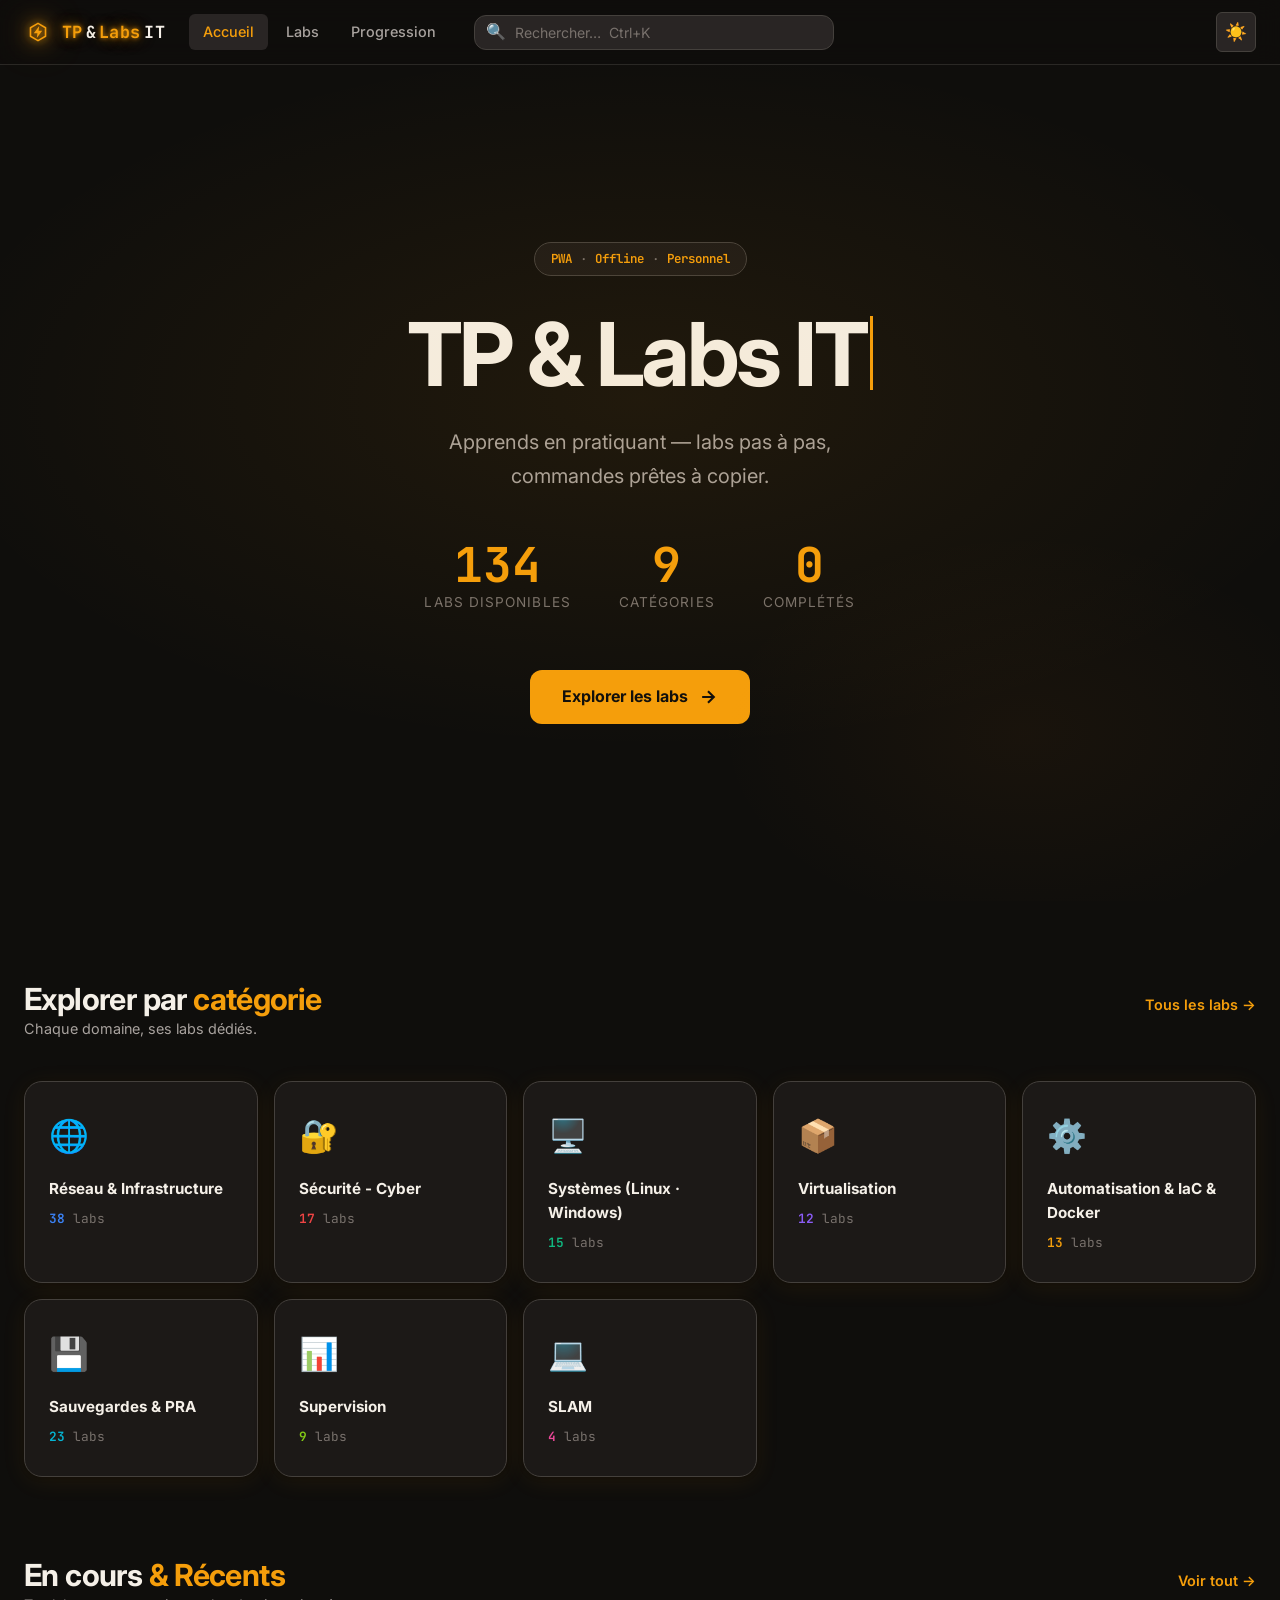
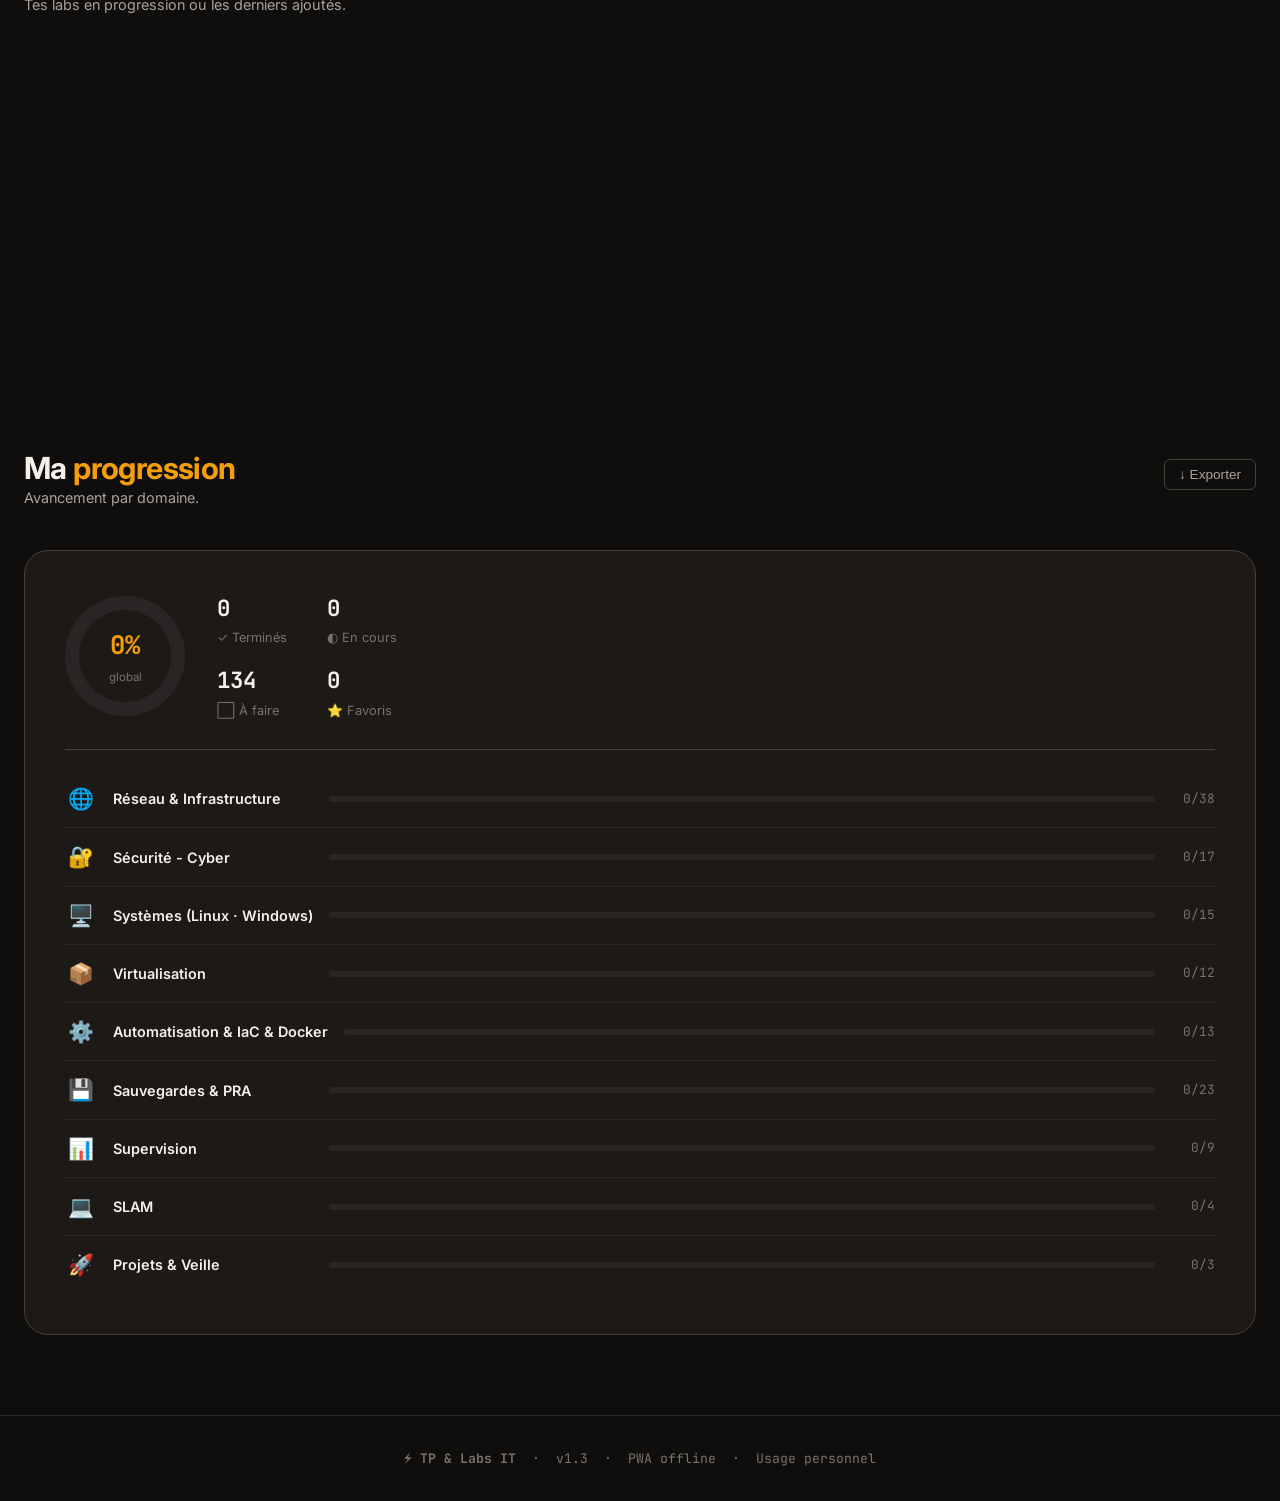
<file: index.html>
<!DOCTYPE html>
<html lang="fr" data-theme="dark">
<head>
  <meta charset="UTF-8">
  <meta name="viewport" content="width=device-width, initial-scale=1.0">
  <title>TP & Labs IT</title>
  <meta name="description" content="Gérer et suivre tes travaux pratiques informatiques — labs pas à pas, commandes prêtes à copier.">
  <meta name="theme-color" content="#0F0E0C">

  <!-- PWA -->
  <link rel="manifest" href="manifest.json">
  <link rel="icon" type="image/png" href="icons/icon-192.png">
  <link rel="apple-touch-icon" href="icons/icon-192.png">

  <!-- Fonts -->
  <link rel="preconnect" href="https://fonts.googleapis.com">
  <link rel="preconnect" href="https://fonts.gstatic.com" crossorigin>
  <link href="https://fonts.googleapis.com/css2?family=Inter:wght@400;500;600;700&family=JetBrains+Mono:wght@400;600&display=swap" rel="stylesheet">

  <link rel="stylesheet" href="style.css">
</head>
<body>

  <!-- ── Navigation ── -->
  <nav class="nav" role="navigation" aria-label="Navigation principale">
    <div class="nav-inner">
      <a href="index.html" class="nav-logo" aria-label="TP & Labs IT — Accueil">
        <svg class="logo-bolt" width="28" height="28" viewBox="0 0 512 512" aria-hidden="true">
          <path d="M256 98 L393 177 L393 335 L256 414 L119 335 L119 177 Z" fill="none" stroke="currentColor" stroke-width="30" stroke-linejoin="round"/>
          <path d="M278 146 L179 278 L245 278 L234 366 L333 234 L267 234 Z" fill="currentColor"/>
        </svg>
        <span class="logo-text">TP<span class="logo-amp">&</span>Labs<span class="logo-it">IT</span></span>
      </a>
      <ul class="nav-links" role="list">
        <li><a href="index.html" class="active" aria-current="page">Accueil</a></li>
        <li><a href="labs.html">Labs</a></li>
        <li><a href="#progression">Progression</a></li>
      </ul>
      <div class="nav-search">
        <span class="nav-search-icon" aria-hidden="true">🔍</span>
        <input type="search" placeholder="Rechercher…  Ctrl+K" aria-label="Recherche globale" readonly>
      </div>
      <div class="nav-actions">
        <button class="nav-search-btn" id="btn-mobile-search" aria-label="Ouvrir la recherche">🔍</button>
        <button class="btn-theme" aria-label="Basculer le thème">☀️</button>
        <button class="btn-burger" id="btn-burger" aria-label="Ouvrir le menu" aria-expanded="false">
          <svg width="20" height="20" viewBox="0 0 24 24" fill="none" stroke="currentColor" stroke-width="2.5">
            <path d="M4 7h16M4 12h16M4 17h16"/>
          </svg>
        </button>
      </div>
    </div>
  </nav>

  <!-- ── Hero ── -->
  <section class="hero" aria-labelledby="hero-title">
    <div class="hero-bg" aria-hidden="true"></div>

    <div class="hero-badge" role="note">
      <span>PWA</span> · <span>Offline</span> · <span>Personnel</span>
    </div>

    <h1 class="hero-title" id="hero-title">
      <span id="typewriter-target"></span><span class="hero-cursor" aria-hidden="true"></span>
    </h1>

    <p class="hero-sub">
      Apprends en pratiquant — labs pas à pas,<br>commandes prêtes à copier.
    </p>

    <div class="hero-stats" role="region" aria-label="Statistiques">
      <div class="hero-stat">
        <span class="hero-stat-num" aria-label="Nombre de labs">0</span>
        <span class="hero-stat-label">Labs disponibles</span>
      </div>
      <div class="hero-stat">
        <span class="hero-stat-num" aria-label="Nombre de catégories">0</span>
        <span class="hero-stat-label">Catégories</span>
      </div>
      <div class="hero-stat">
        <span class="hero-stat-num" aria-label="Labs complétés">0</span>
        <span class="hero-stat-label">Complétés</span>
      </div>
    </div>

    <a href="labs.html" class="hero-cta">
      Explorer les labs
      <svg width="20" height="20" viewBox="0 0 24 24" fill="none" stroke="currentColor" stroke-width="2.5" aria-hidden="true">
        <path d="M5 12h14M12 5l7 7-7 7"/>
      </svg>
    </a>
  </section>

  <!-- ── Section Catégories ── -->
  <section class="section" aria-labelledby="cat-title">
    <div class="section-header">
      <div>
        <h2 class="section-title" id="cat-title">Explorer par <span>catégorie</span></h2>
        <p class="section-subtitle">Chaque domaine, ses labs dédiés.</p>
      </div>
      <a href="labs.html" class="section-link">Tous les labs →</a>
    </div>
    <div class="cat-grid" id="cat-grid" role="list" aria-label="Catégories de labs"></div>
  </section>

  <!-- ── Section En cours / Récents ── -->
  <section class="section" aria-labelledby="recent-title" style="padding-top:0">
    <div class="section-header">
      <div>
        <h2 class="section-title" id="recent-title">En cours <span>&amp; Récents</span></h2>
        <p class="section-subtitle">Tes labs en progression ou les derniers ajoutés.</p>
      </div>
      <a href="labs.html" class="section-link">Voir tout →</a>
    </div>
    <div class="recent-grid" id="recent-grid" role="list" aria-label="Labs récents"></div>
  </section>

  <!-- ── Section Favoris ── -->
  <section class="section" id="fav-section" aria-labelledby="fav-title" style="padding-top:0; display:none">
    <div class="section-header">
      <div>
        <h2 class="section-title" id="fav-title">Mes <span>favoris</span></h2>
        <p class="section-subtitle">Les labs que tu as mis de côté.</p>
      </div>
      <a href="labs.html?fav=1" class="section-link">Voir tout →</a>
    </div>
    <div class="recent-grid" id="fav-grid" role="list" aria-label="Labs favoris"></div>
  </section>

  <!-- ── Section Progression ── -->
  <section class="section" id="progression" aria-labelledby="prog-title" style="padding-top:0">
    <div class="section-header">
      <div>
        <h2 class="section-title" id="prog-title">Ma <span>progression</span></h2>
        <p class="section-subtitle">Avancement par domaine.</p>
      </div>
      <button onclick="exportProgress()" style="background:none;border:1px solid var(--border);border-radius:6px;padding:7px 14px;color:var(--text-secondary);cursor:pointer;font-size:0.85rem;transition:all 0.2s" onmouseover="this.style.borderColor='var(--accent)';this.style.color='var(--accent)'" onmouseout="this.style.borderColor='var(--border)';this.style.color='var(--text-secondary)'">
        ↓ Exporter
      </button>
    </div>
    <div class="progression-section" role="region" aria-label="Progression par catégorie">
      <div id="prog-list"></div>
    </div>
  </section>

  <!-- ── Footer ── -->
  <footer class="footer" role="contentinfo">
    <p>⚡ <strong>TP & Labs IT</strong> &nbsp;·&nbsp; v1.3 &nbsp;·&nbsp; PWA offline &nbsp;·&nbsp; Usage personnel</p>
  </footer>

  <!-- ── Search Overlay ── -->
  <div class="search-overlay" id="search-overlay" role="dialog" aria-modal="true" aria-label="Recherche">
    <div class="search-box">
      <div class="search-input-row">
        <span aria-hidden="true">🔍</span>
        <input type="search" id="search-input-overlay" placeholder="Rechercher un lab, une commande, un tag..." aria-label="Recherche de labs">
        <button onclick="closeSearch()" style="background:none;border:none;color:var(--text-muted);cursor:pointer;font-size:0.8rem;padding:4px 8px" aria-label="Fermer la recherche">ESC</button>
      </div>
      <div class="search-results" id="search-results" role="listbox">
        <div class="search-empty">Tape un mot-clé pour rechercher un lab...</div>
      </div>
    </div>
  </div>

  <!-- ── Service Worker ── -->
  <script>
    if ('serviceWorker' in navigator) {
      navigator.serviceWorker.register('sw.js').catch(() => {});
    }
  </script>

  <script src="data/data-automatisation.js" defer></script>
  <script src="data/data-projets.js" defer></script>
  <script src="data/data-reseau.js" defer></script>
  <script src="data/data-sauvegardes.js" defer></script>
  <script src="data/data-securite.js" defer></script>
  <script src="data/data-slam.js" defer></script>
  <script src="data/data-supervision.js" defer></script>
  <script src="data/data-systemes.js" defer></script>
  <script src="data/data-virtualisation.js" defer></script>
  <script src="data/data-index.js" defer></script>
  <script src="script.js" defer></script>
</body>
</html>
</file>
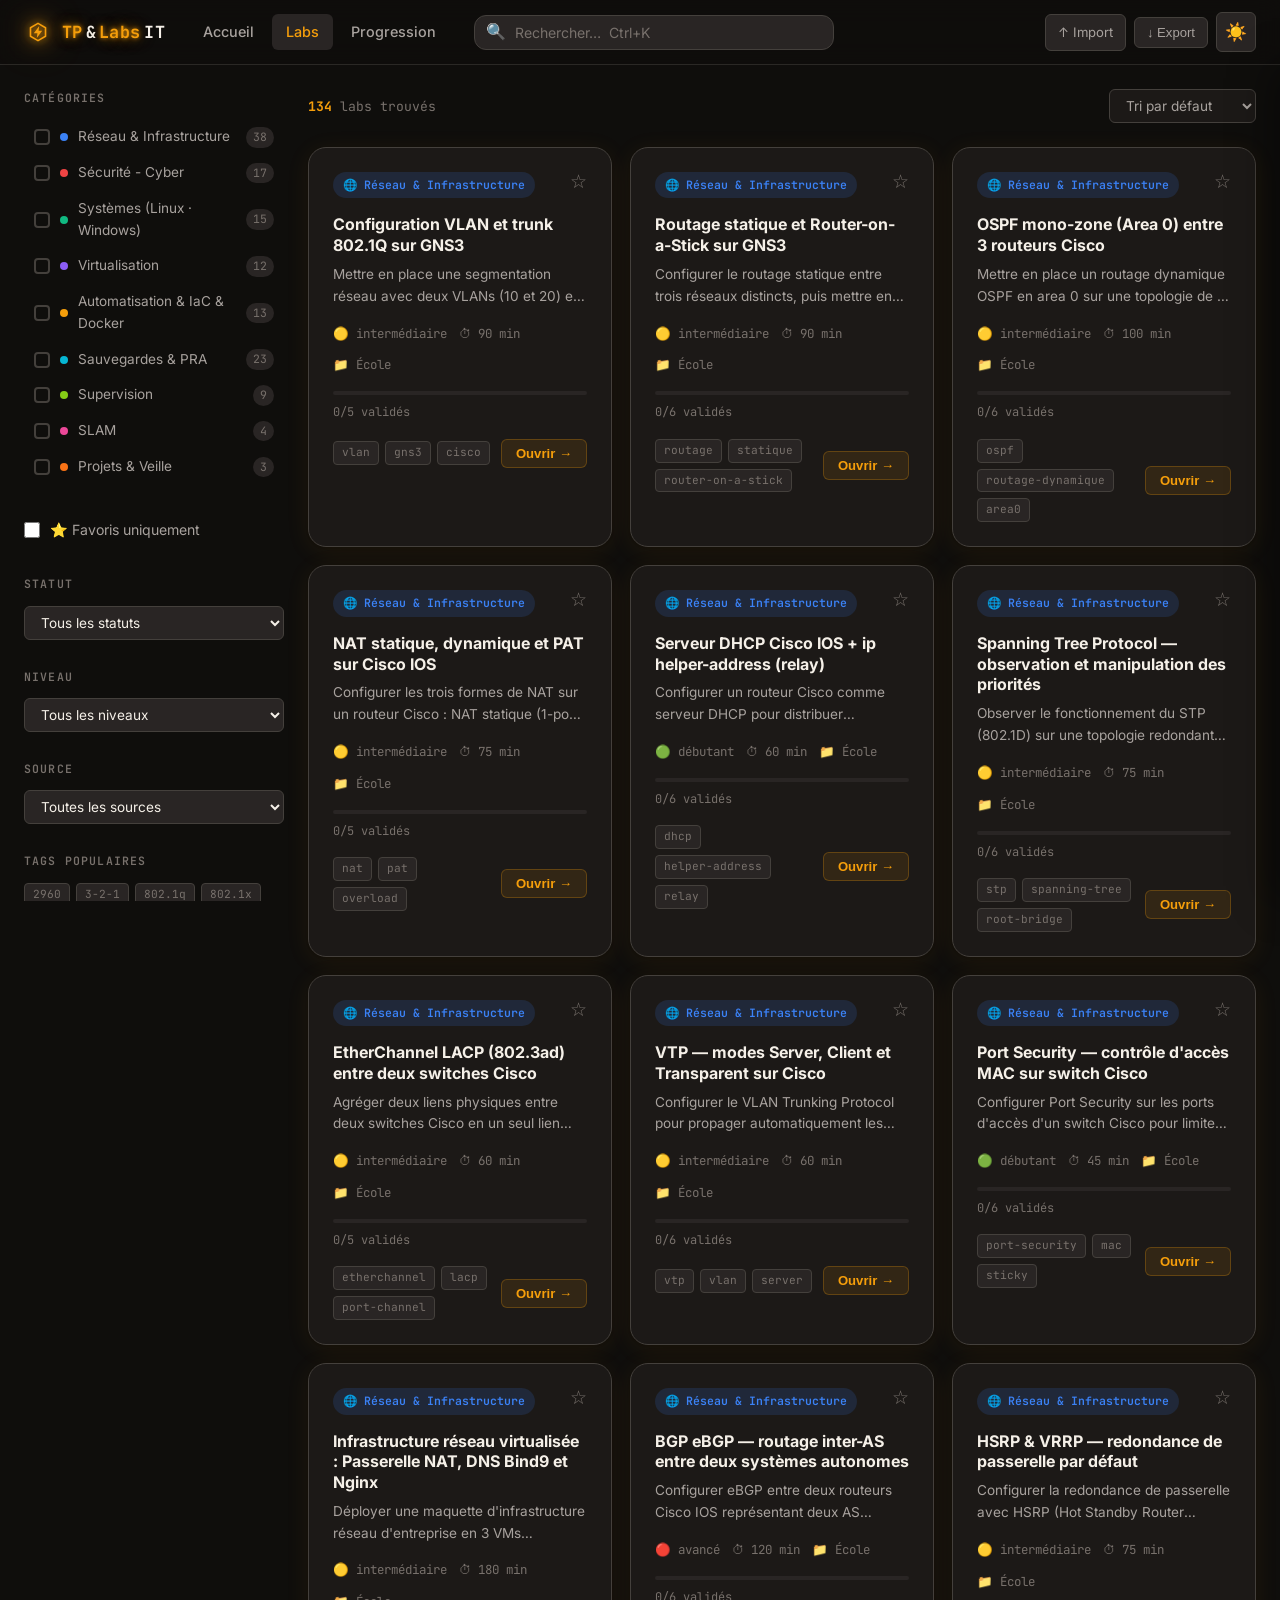
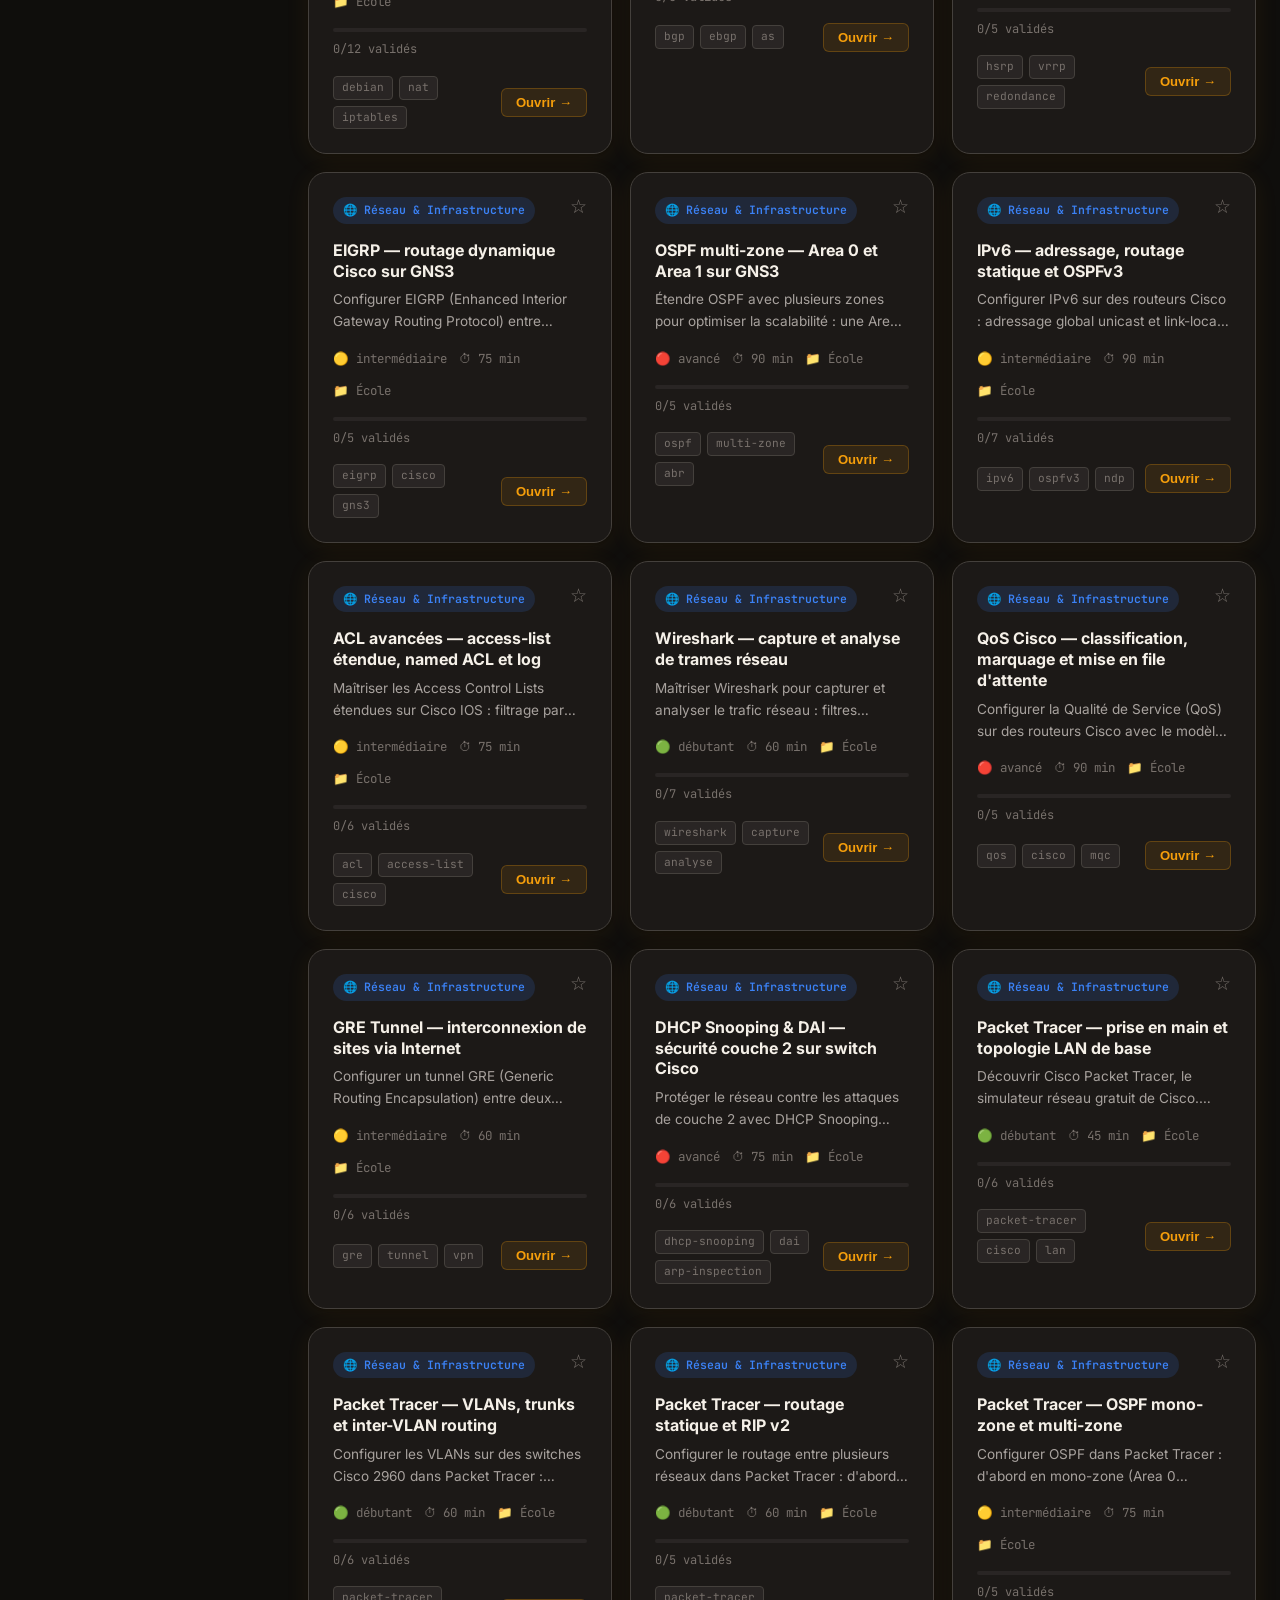
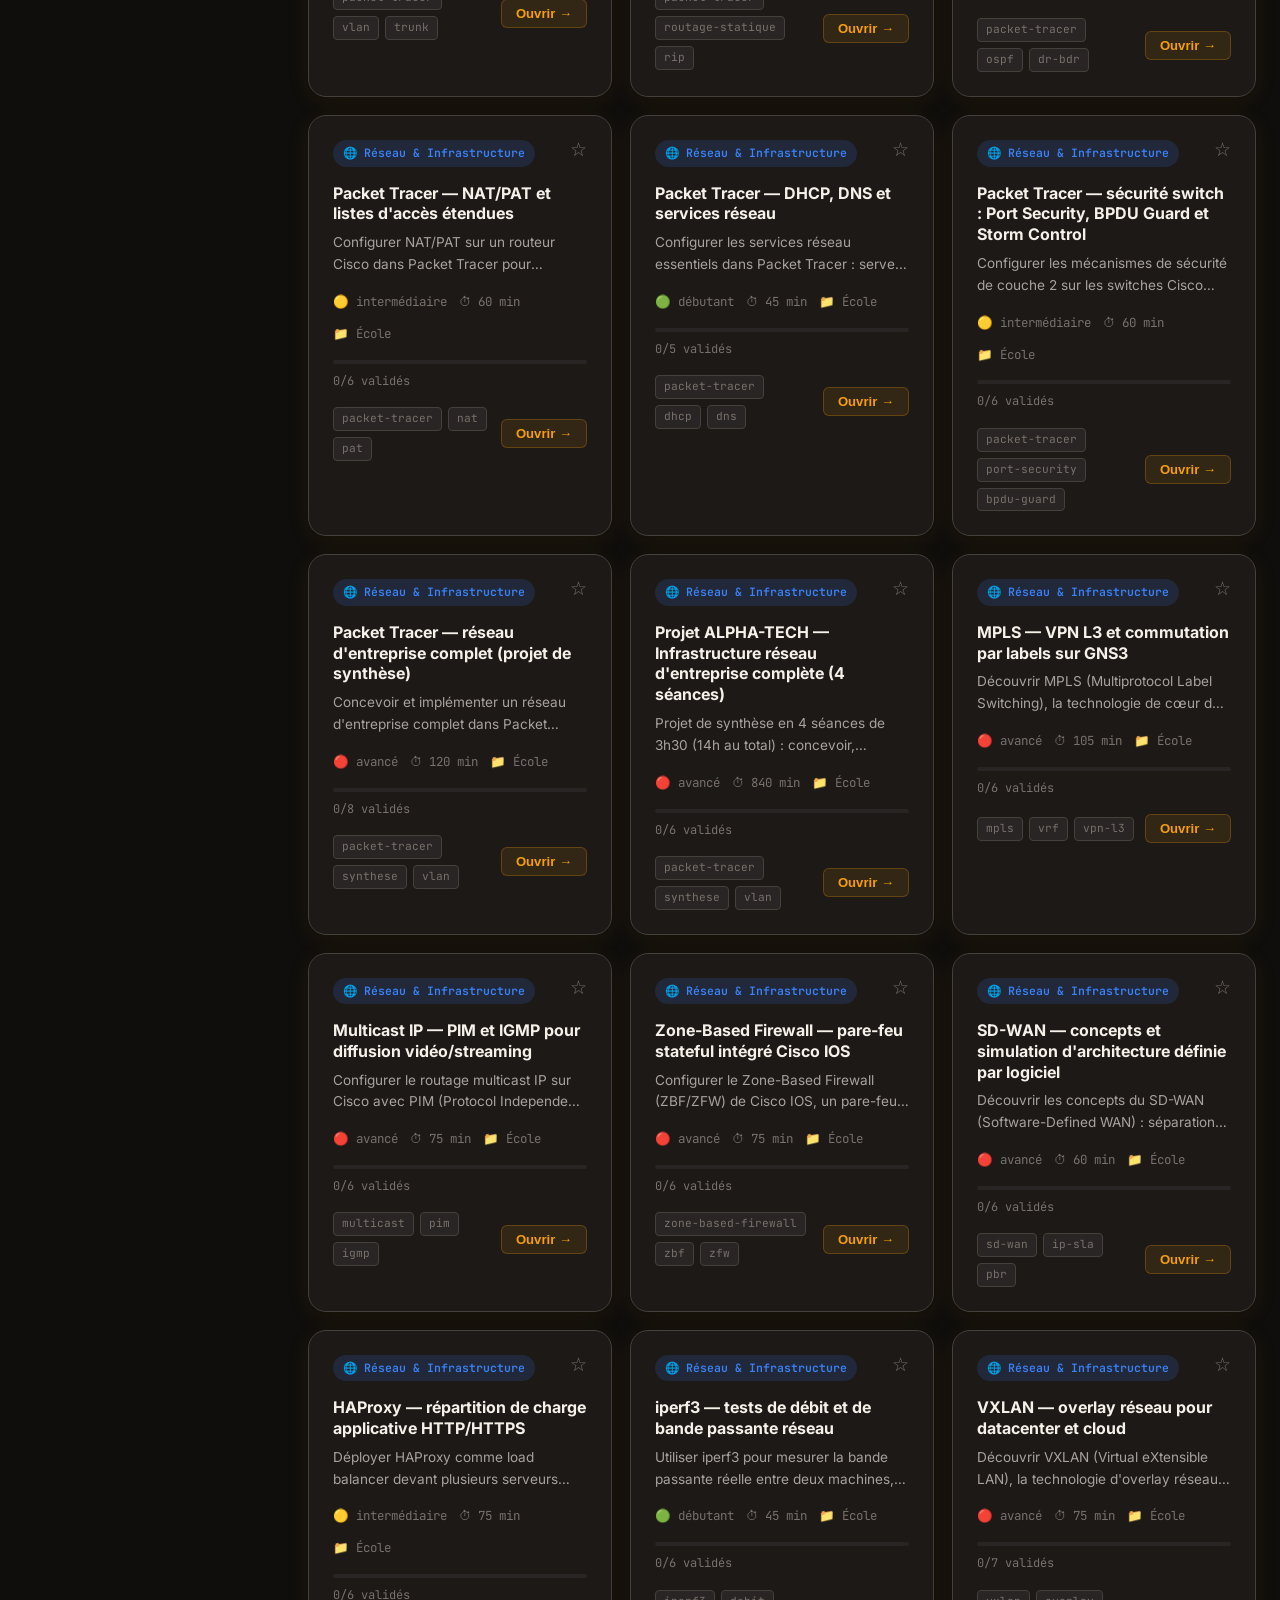
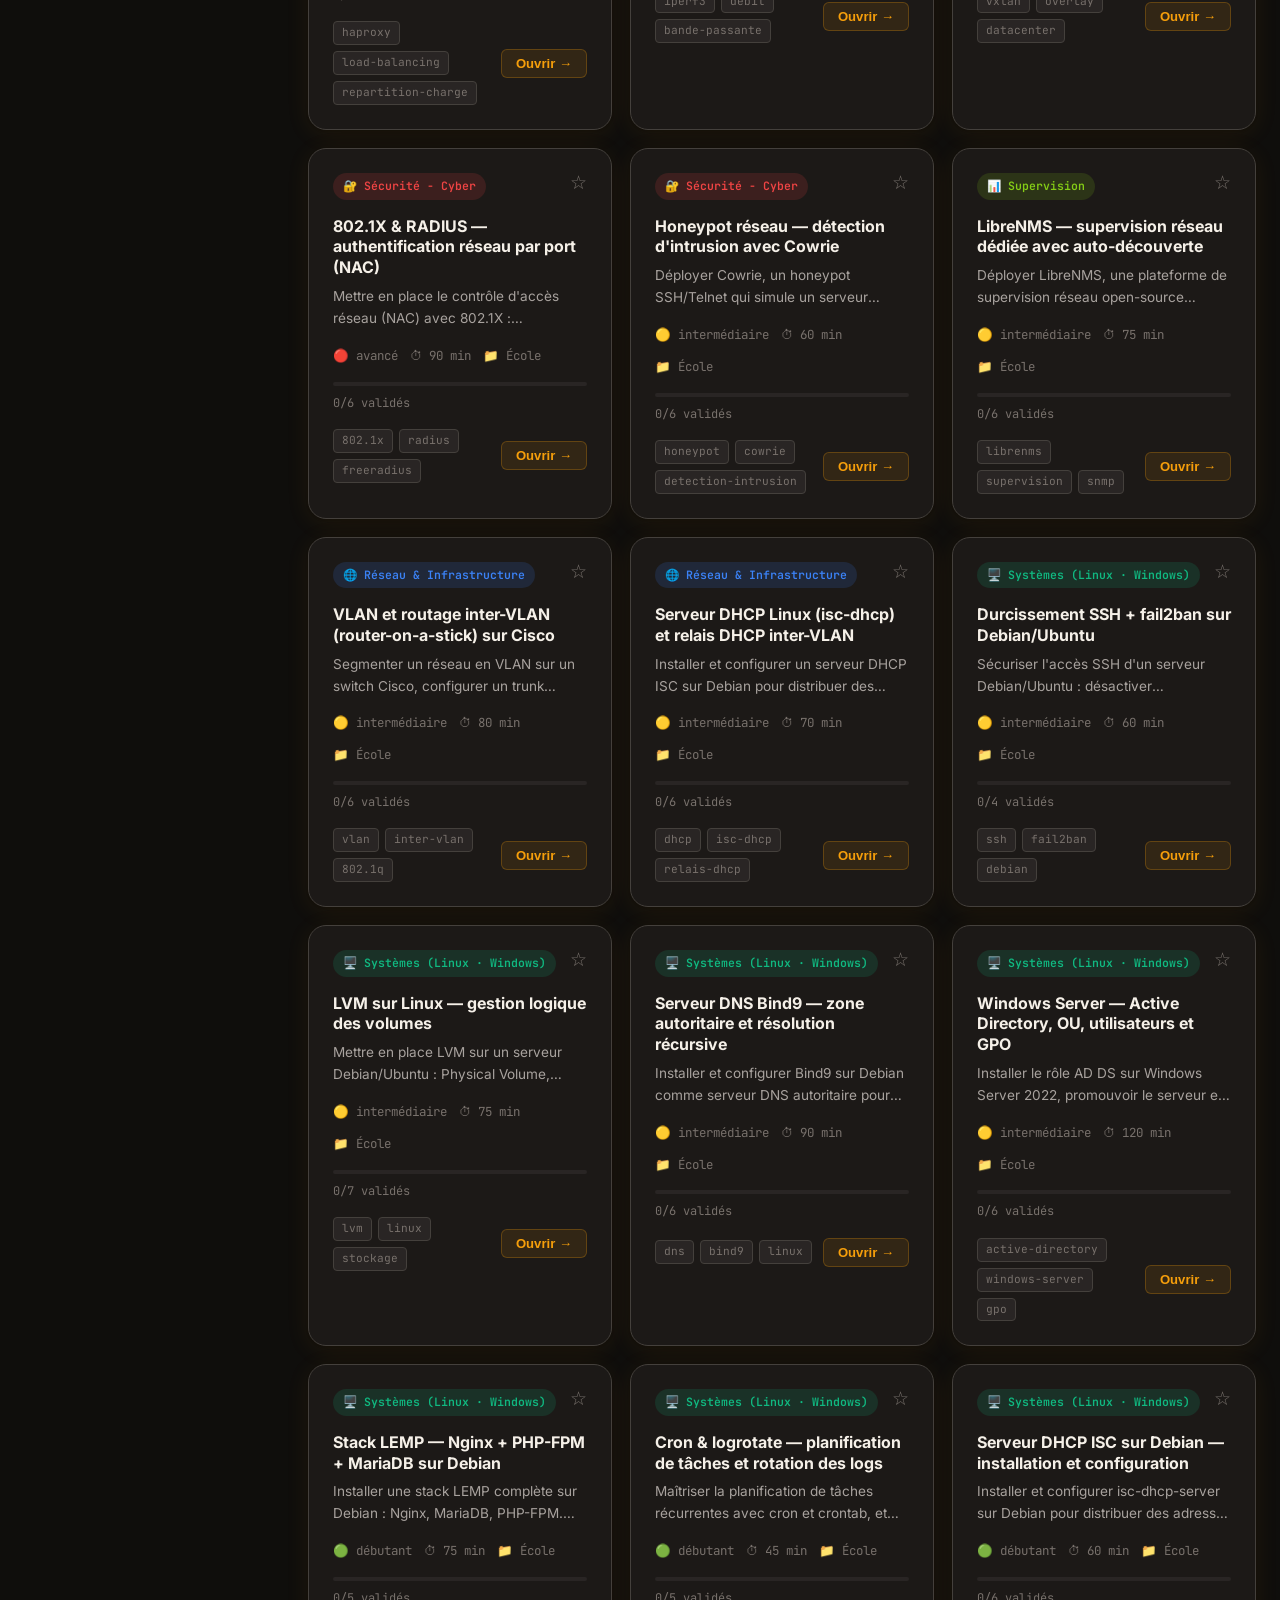
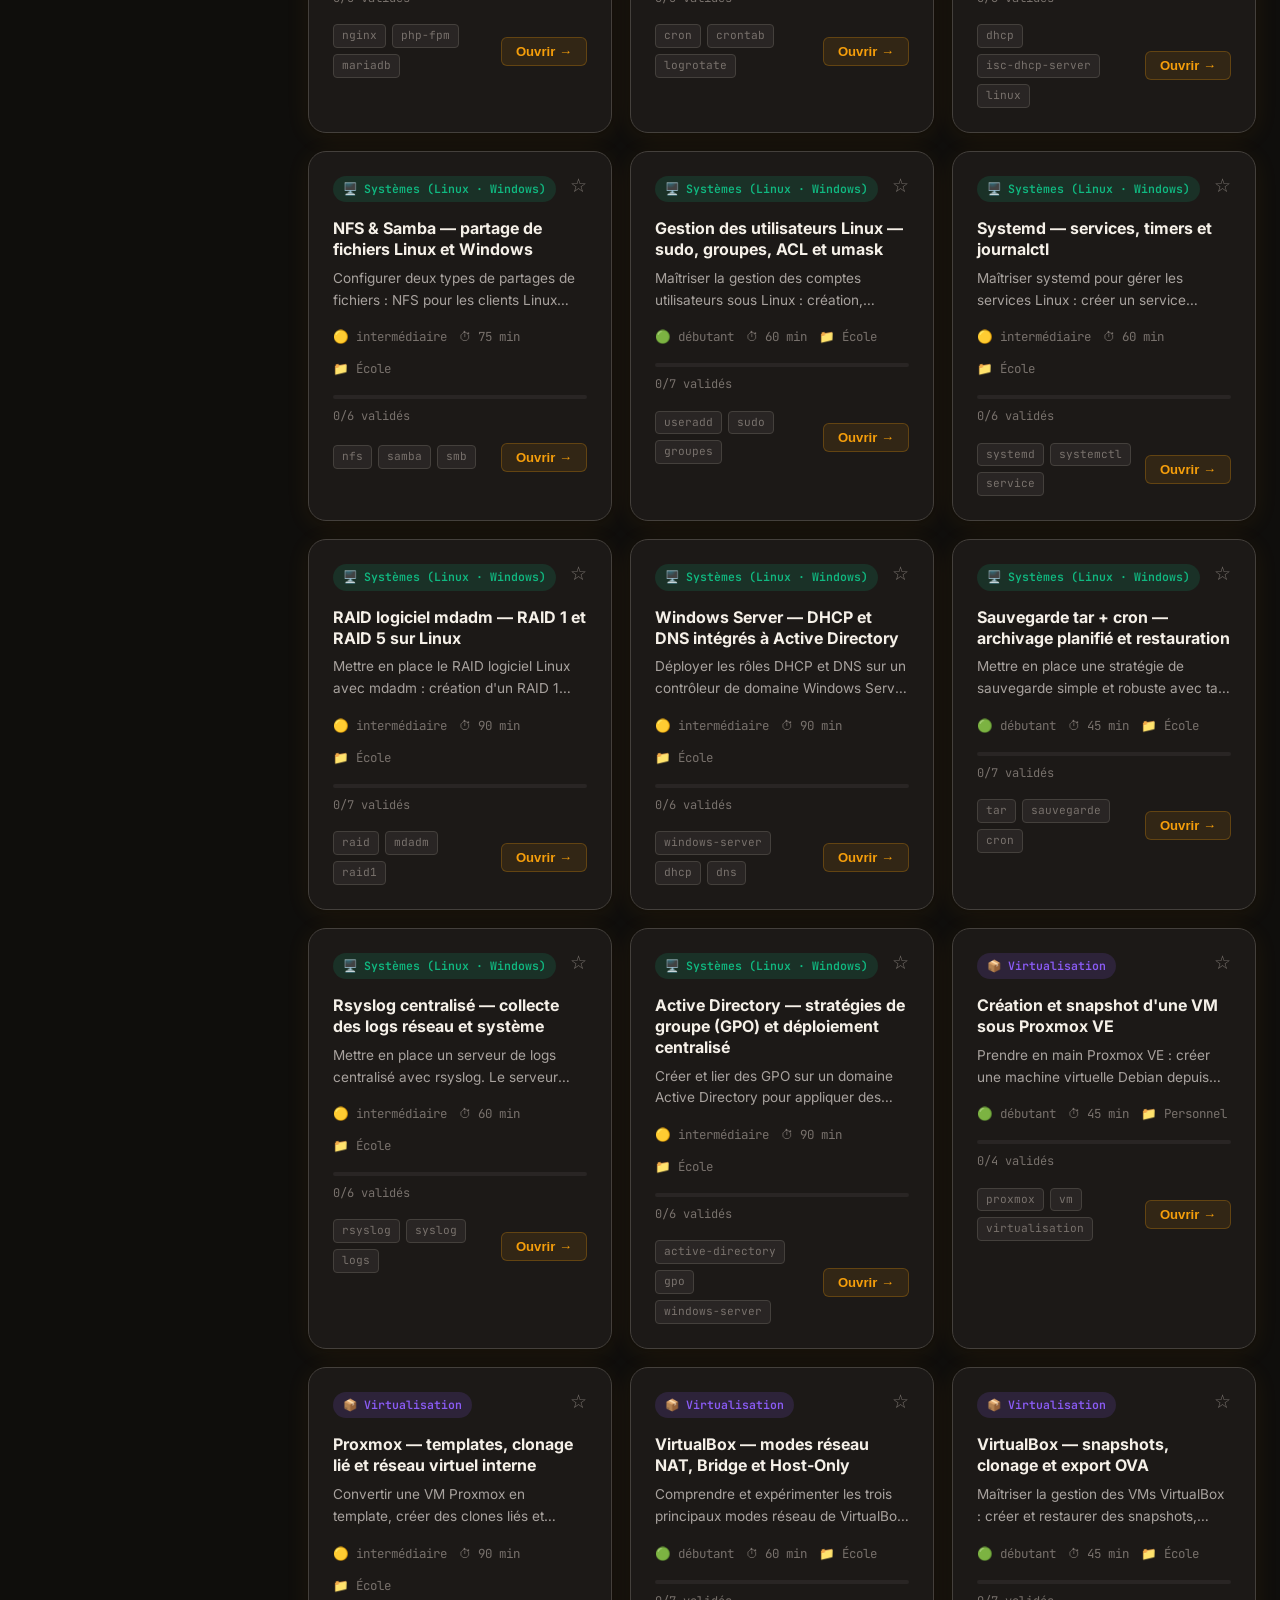
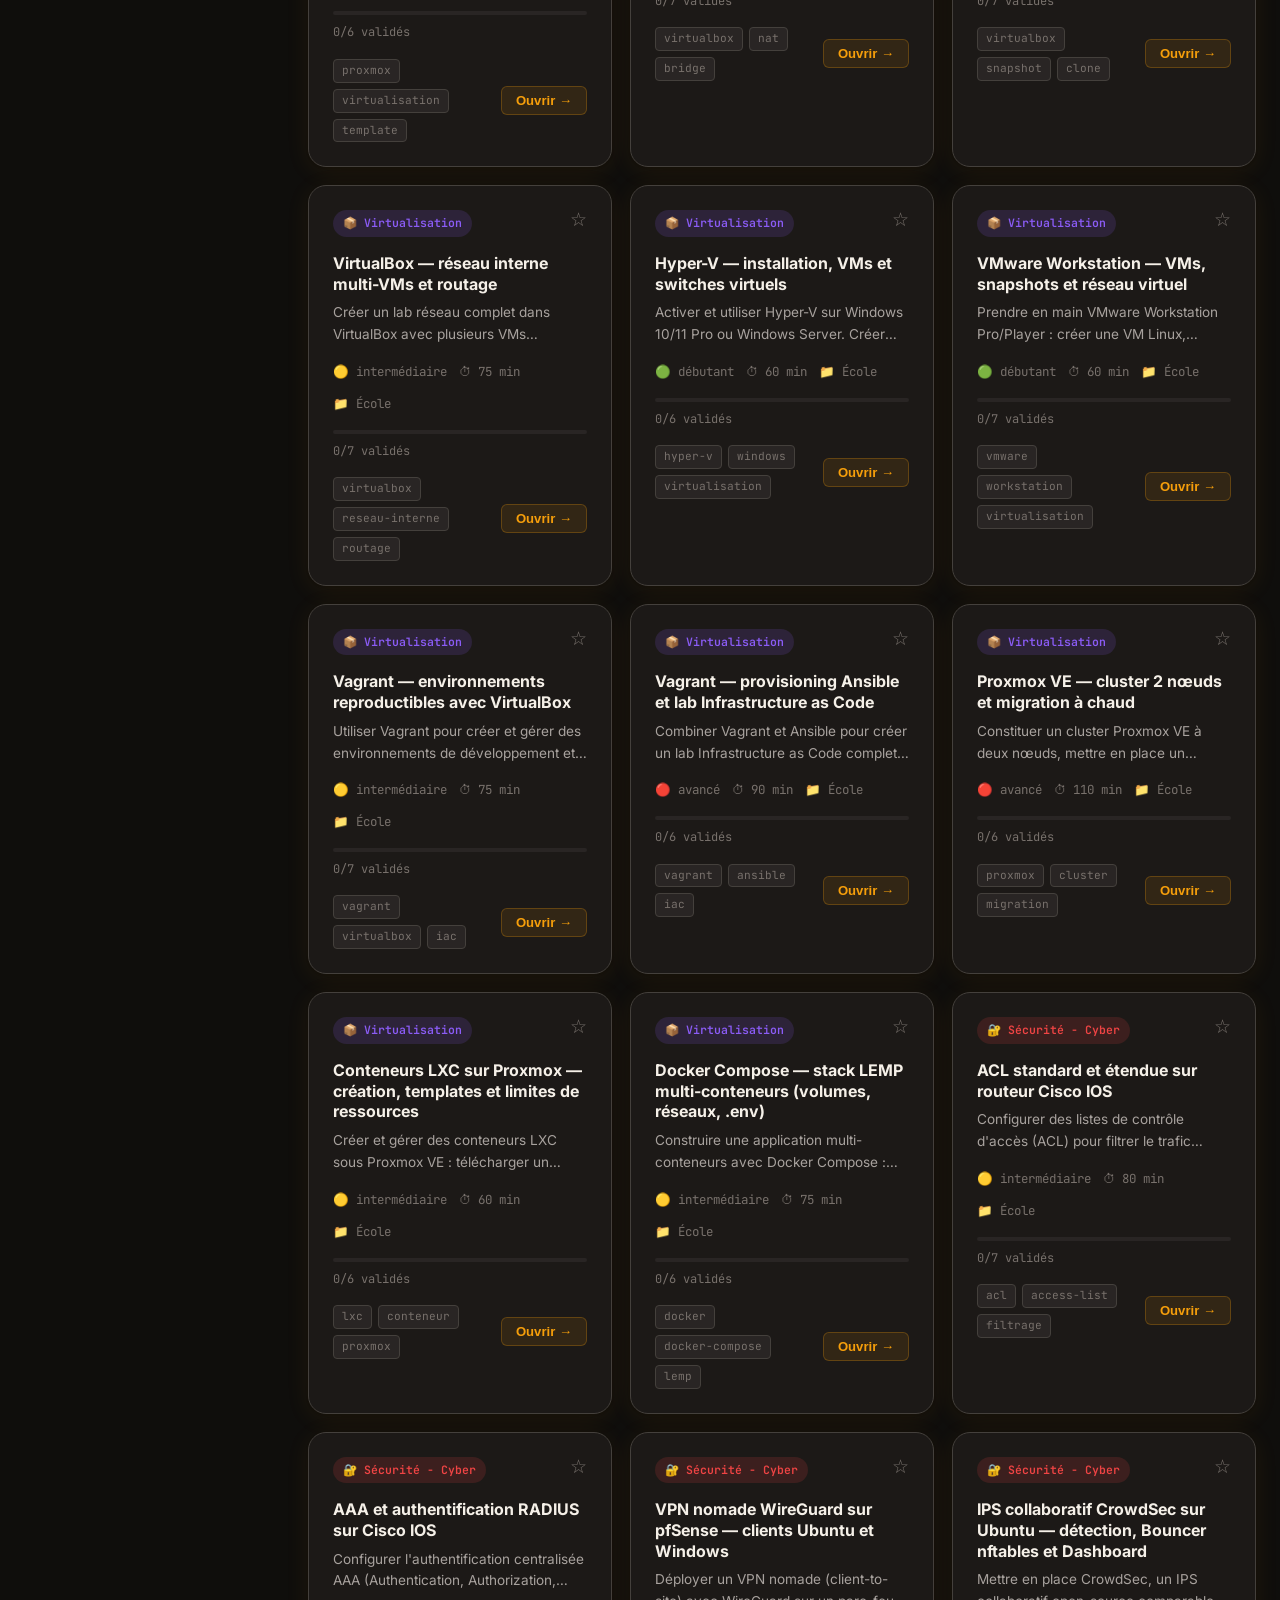
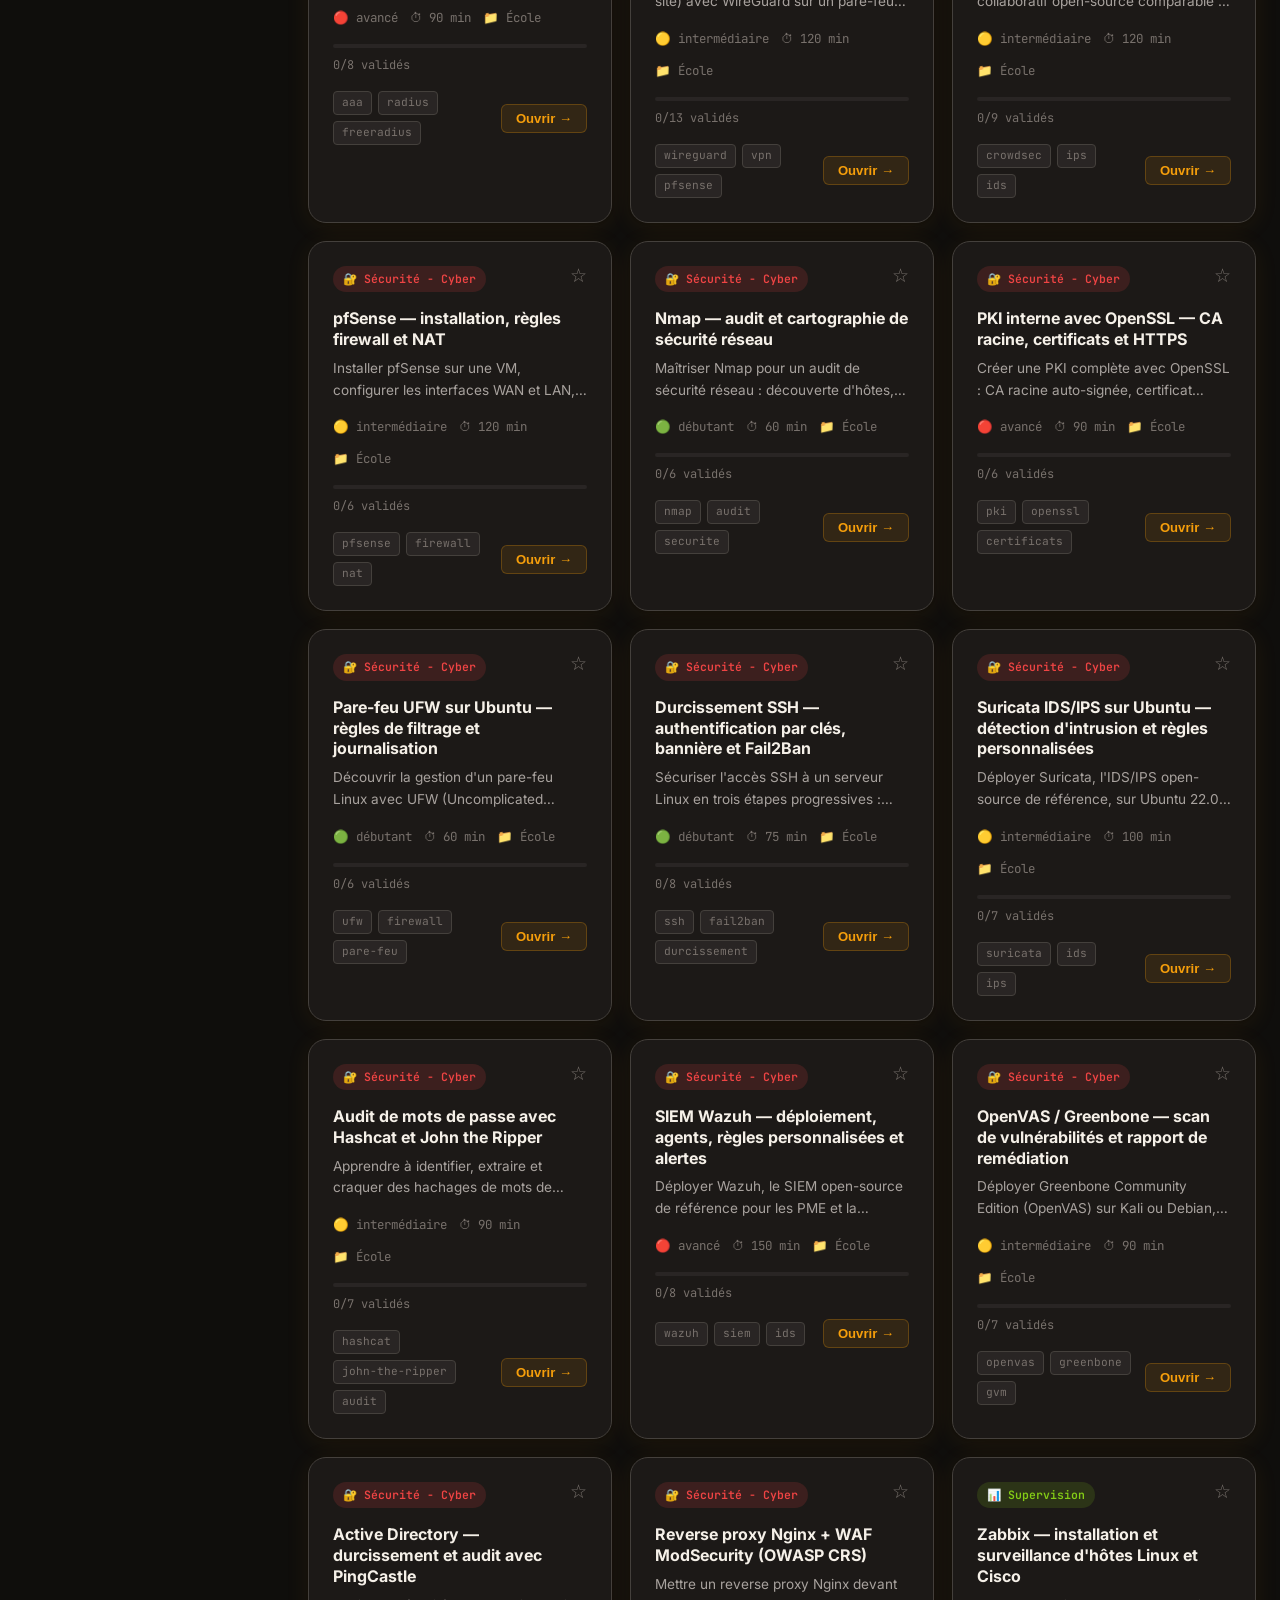
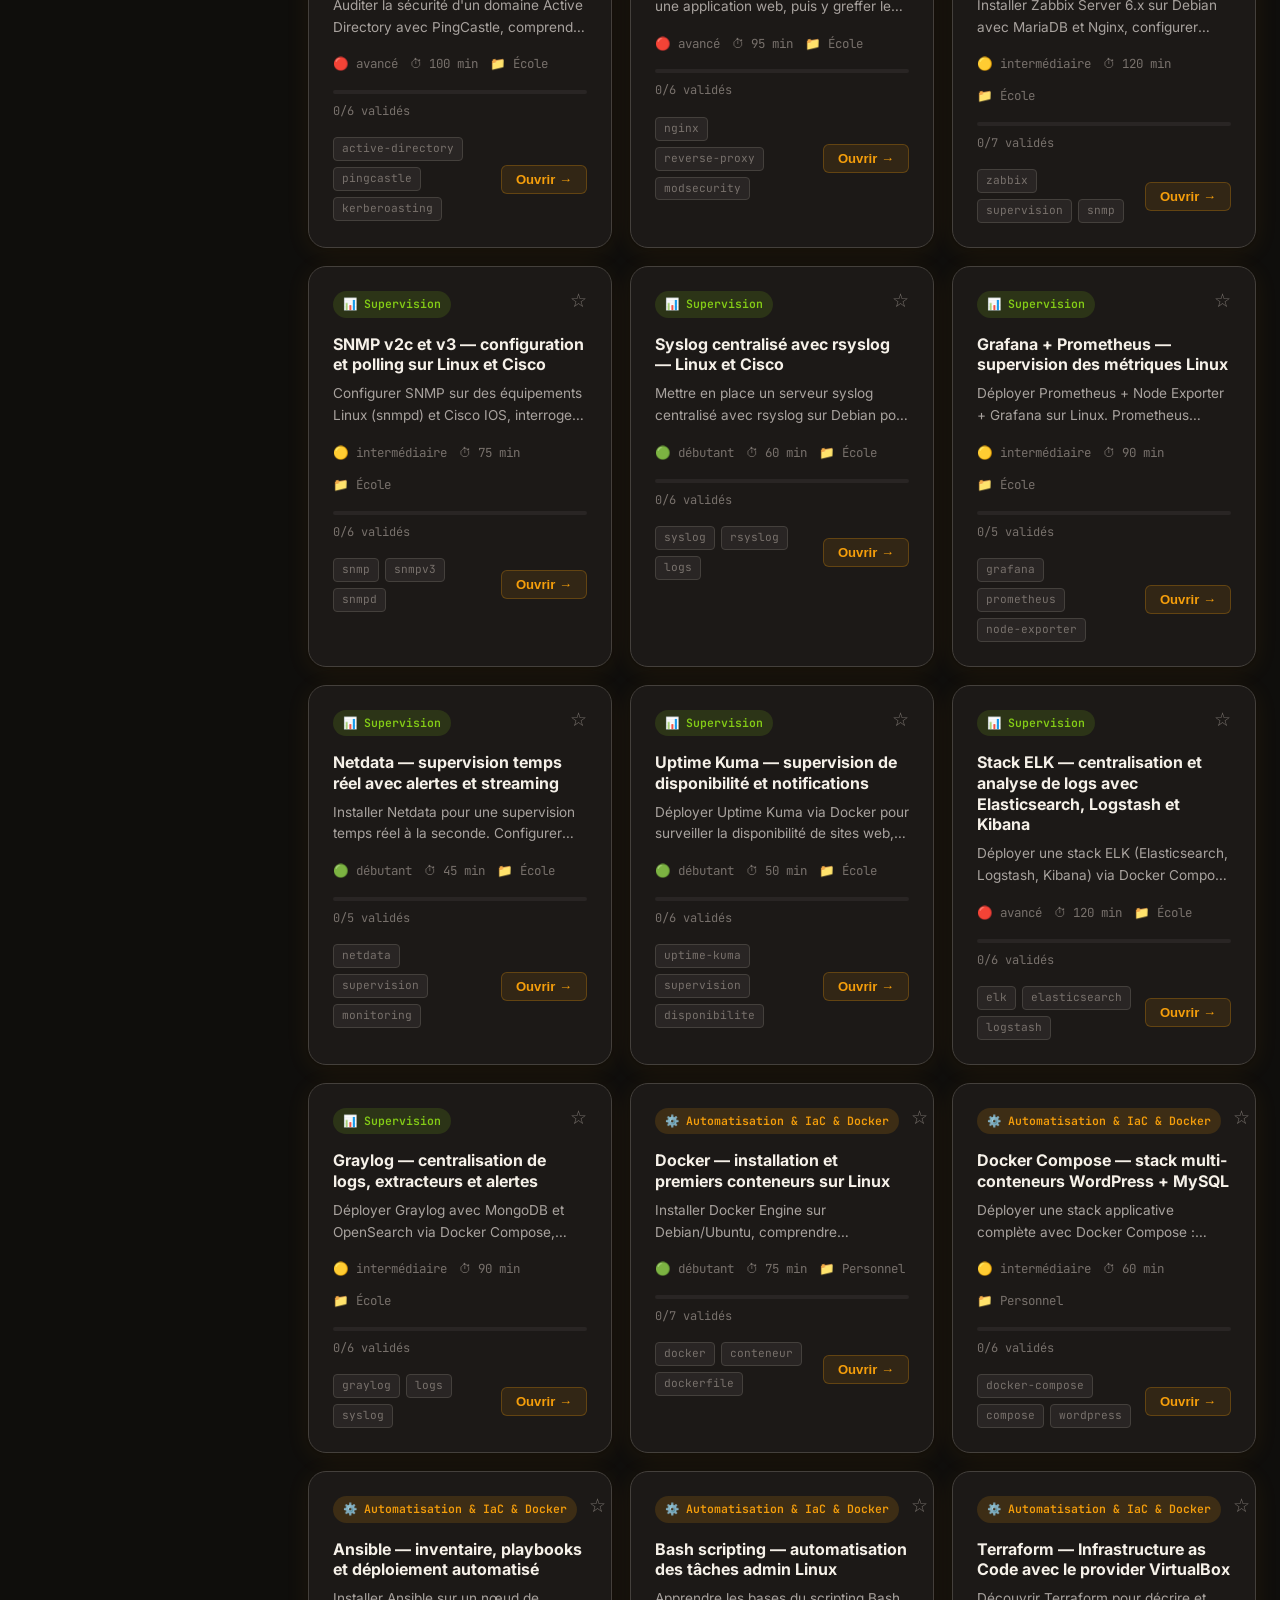
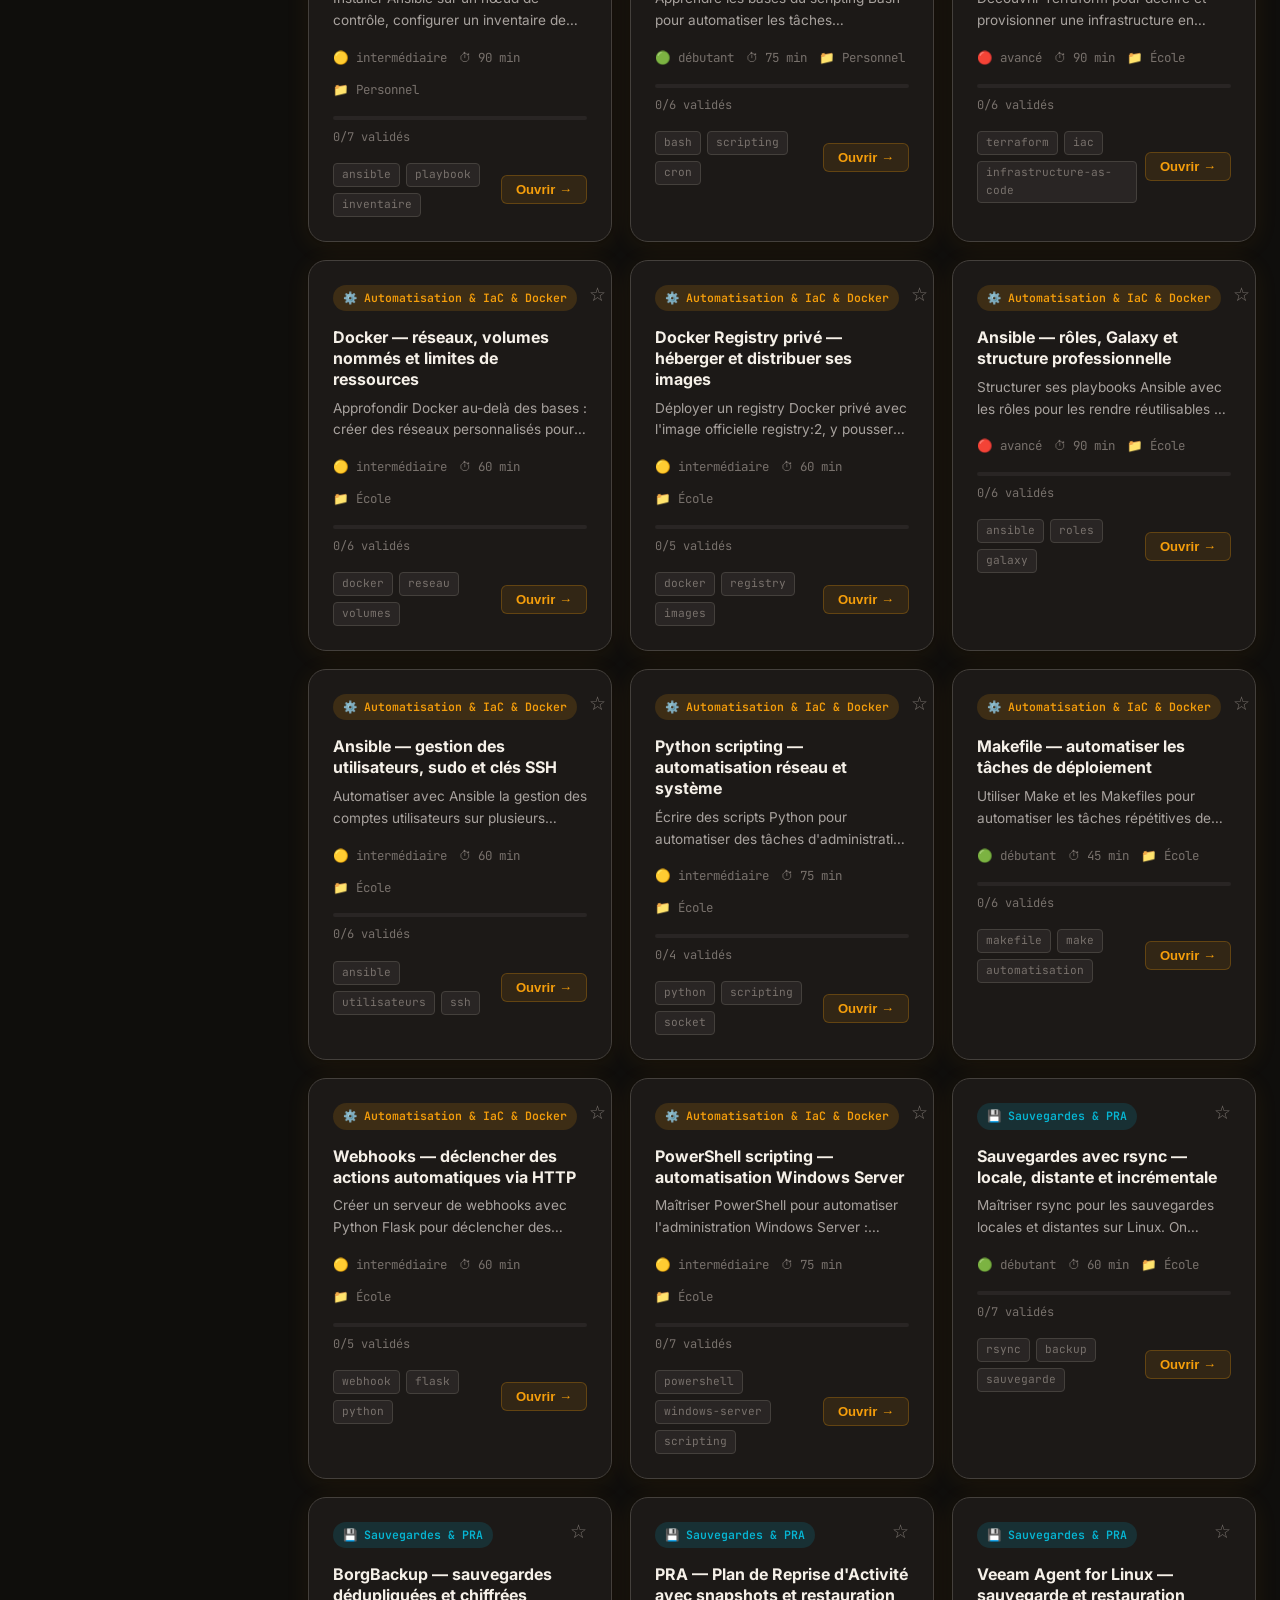
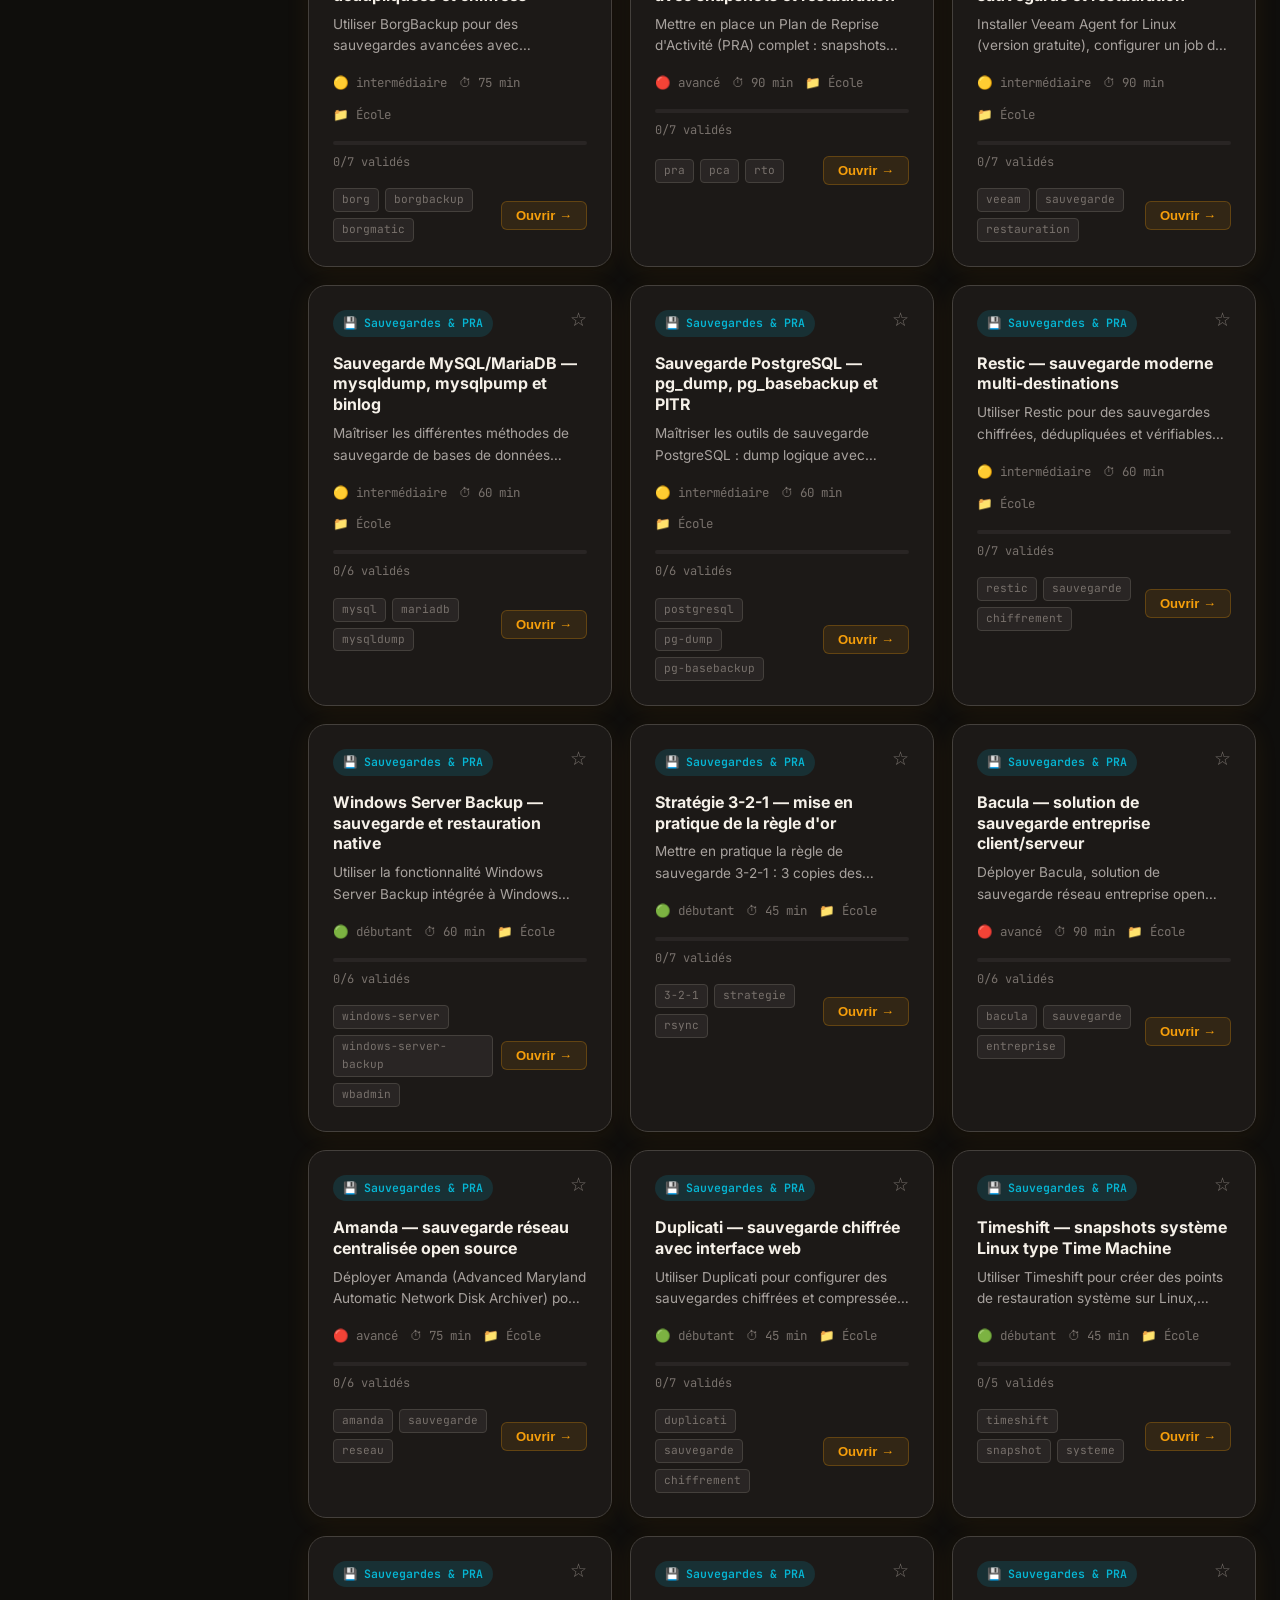
<file: labs.html>
<!DOCTYPE html>
<html lang="fr" data-theme="dark">
<head>
  <meta charset="UTF-8">
  <meta name="viewport" content="width=device-width, initial-scale=1.0">
  <title>Labs — TP & Labs IT</title>
  <meta name="description" content="Tous les labs IT : réseau, systèmes, sécurité, virtualisation, DevOps...">
  <meta name="theme-color" content="#0F0E0C">

  <link rel="manifest" href="manifest.json">
  <link rel="icon" type="image/png" href="icons/icon-192.png">
  <link rel="apple-touch-icon" href="icons/icon-192.png">
  <link rel="preconnect" href="https://fonts.googleapis.com">
  <link rel="preconnect" href="https://fonts.gstatic.com" crossorigin>
  <link href="https://fonts.googleapis.com/css2?family=Inter:wght@400;500;600;700&family=JetBrains+Mono:wght@400;600&display=swap" rel="stylesheet">
  <link rel="stylesheet" href="style.css">
</head>
<body>

  <!-- ── Navigation ── -->
  <nav class="nav" role="navigation" aria-label="Navigation principale">
    <div class="nav-inner">
      <a href="index.html" class="nav-logo" aria-label="TP & Labs IT — Accueil">
        <svg class="logo-bolt" width="28" height="28" viewBox="0 0 512 512" aria-hidden="true">
          <path d="M256 98 L393 177 L393 335 L256 414 L119 335 L119 177 Z" fill="none" stroke="currentColor" stroke-width="30" stroke-linejoin="round"/>
          <path d="M278 146 L179 278 L245 278 L234 366 L333 234 L267 234 Z" fill="currentColor"/>
        </svg>
        <span class="logo-text">TP<span class="logo-amp">&</span>Labs<span class="logo-it">IT</span></span>
      </a>
      <ul class="nav-links" role="list">
        <li><a href="index.html">Accueil</a></li>
        <li><a href="labs.html" class="active" aria-current="page">Labs</a></li>
        <li><a href="index.html#progression">Progression</a></li>
      </ul>
      <div class="nav-search">
        <span class="nav-search-icon" aria-hidden="true">🔍</span>
        <input type="search" placeholder="Rechercher…  Ctrl+K" aria-label="Recherche globale" readonly>
      </div>
      <div class="nav-actions">
        <button class="nav-search-btn" id="btn-mobile-search" aria-label="Ouvrir la recherche">🔍</button>
        <label style="background:var(--bg-secondary);border:1px solid var(--border);border-radius:6px;padding:7px 12px;cursor:pointer;font-size:0.82rem;color:var(--text-secondary);display:flex;align-items:center;gap:6px;transition:all 0.2s" title="Importer des labs JSON">
          ↑ Import
          <input type="file" id="import-input" accept=".json" style="display:none" aria-label="Importer des labs JSON">
        </label>
        <button id="btn-export" style="background:var(--bg-secondary);border:1px solid var(--border);border-radius:6px;padding:7px 12px;color:var(--text-secondary);cursor:pointer;font-size:0.82rem;transition:all 0.2s" title="Exporter ma progression" aria-label="Exporter ma progression">
          ↓ Export
        </button>
        <button class="btn-theme" aria-label="Basculer le thème">☀️</button>
        <button class="btn-burger" id="btn-burger" aria-label="Ouvrir le menu" aria-expanded="false">
          <svg width="20" height="20" viewBox="0 0 24 24" fill="none" stroke="currentColor" stroke-width="2.5">
            <path d="M4 7h16M4 12h16M4 17h16"/>
          </svg>
        </button>
      </div>
    </div>
  </nav>

  <!-- ── Layout principal ── -->
  <div class="labs-layout">

    <!-- Sidebar filtres -->
    <aside class="sidebar" id="sidebar" role="complementary" aria-label="Filtres">

      <div class="sidebar-section">
        <div class="sidebar-title">Catégories</div>
        <div class="cat-filter-list"></div>
      </div>

      <div class="sidebar-section">
        <label class="fav-toggle-row">
          <input type="checkbox" id="fav-toggle" aria-label="Afficher uniquement les favoris">
          <span>⭐ Favoris uniquement</span>
        </label>
      </div>

      <div class="sidebar-section">
        <div class="sidebar-title">Statut</div>
        <select class="filter-select" id="statut-select" aria-label="Filtrer par statut">
          <option value="">Tous les statuts</option>
          <option value="afaire">⬜ À faire</option>
          <option value="encours">◐ En cours</option>
          <option value="termine">✓ Terminé</option>
        </select>
      </div>

      <div class="sidebar-section">
        <div class="sidebar-title">Niveau</div>
        <select class="filter-select" id="niveau-select" aria-label="Filtrer par niveau">
          <option value="">Tous les niveaux</option>
          <option value="débutant">🟢 Débutant</option>
          <option value="intermédiaire">🟡 Intermédiaire</option>
          <option value="avancé">🔴 Avancé</option>
        </select>
      </div>

      <div class="sidebar-section">
        <div class="sidebar-title">Source</div>
        <select class="filter-select" id="source-select" aria-label="Filtrer par source">
          <option value="">Toutes les sources</option>
          <option value="École">🏫 École</option>
          <option value="Personnel">👤 Personnel</option>
        </select>
      </div>

      <div class="sidebar-section">
        <div class="sidebar-title">Tags populaires</div>
        <div class="tag-filter-list" style="display:flex;flex-wrap:wrap;gap:6px"></div>
      </div>

      <div class="sidebar-section" id="imported-section" style="display:none">
        <div class="sidebar-title">📥 Labs importés</div>
        <div id="imported-list" style="display:flex;flex-direction:column;gap:6px"></div>
      </div>

    </aside>

    <!-- Main content -->
    <main class="labs-main" role="main">

      <div class="labs-toolbar">
        <div class="labs-count" id="labs-count" aria-live="polite">
          <strong>0</strong> labs trouvés
        </div>
        <select class="sort-select" id="sort-select" aria-label="Trier les labs">
          <option value="default">Tri par défaut</option>
          <option value="alpha">Alphabétique</option>
          <option value="niveau">Par niveau</option>
          <option value="duree">Par durée</option>
          <option value="progression">Par progression</option>
        </select>
      </div>

      <div class="labs-grid" id="labs-grid" role="list" aria-label="Liste des labs"></div>

    </main>

  </div>

  <!-- ── Panel Détail ── -->
  <div class="detail-overlay" id="detail-overlay" aria-hidden="true"></div>
  <div class="detail-panel" id="detail-panel" role="dialog" aria-modal="true" aria-label="Détail du lab">
    <!-- Rempli dynamiquement par script.js -->
  </div>

  <!-- ── FAB mobile filtres ── -->
  <button class="fab-filter" id="fab-filter" aria-label="Ouvrir les filtres">
    ⚙️
  </button>

  <!-- ── Search Overlay ── -->
  <div class="search-overlay" id="search-overlay" role="dialog" aria-modal="true" aria-label="Recherche">
    <div class="search-box">
      <div class="search-input-row">
        <span aria-hidden="true">🔍</span>
        <input type="search" id="search-input-overlay" placeholder="Rechercher un lab, une commande, un tag..." aria-label="Recherche de labs">
        <button onclick="closeSearch()" style="background:none;border:none;color:var(--text-muted);cursor:pointer;font-size:0.8rem;padding:4px 8px" aria-label="Fermer la recherche">ESC</button>
      </div>
      <div class="search-results" id="search-results" role="listbox">
        <div class="search-empty">Tape un mot-clé pour rechercher un lab...</div>
      </div>
    </div>
  </div>

  <script>
    if ('serviceWorker' in navigator) {
      navigator.serviceWorker.register('sw.js').catch(() => {});
    }
  </script>

  <script src="data/data-automatisation.js" defer></script>
  <script src="data/data-projets.js" defer></script>
  <script src="data/data-reseau.js" defer></script>
  <script src="data/data-sauvegardes.js" defer></script>
  <script src="data/data-securite.js" defer></script>
  <script src="data/data-slam.js" defer></script>
  <script src="data/data-supervision.js" defer></script>
  <script src="data/data-systemes.js" defer></script>
  <script src="data/data-virtualisation.js" defer></script>
  <script src="data/data-index.js" defer></script>
  <script src="script.js" defer></script>
</body>
</html>
</file>
<file: style.css>
/* ============================================================
   TP & LABS IT — style.css
   Palette Ambre · Dashboard Neo-Modern
   ============================================================ */

/* ── Google Fonts ── */
@import url('https://fonts.googleapis.com/css2?family=Inter:wght@400;500;600;700&family=JetBrains+Mono:wght@400;600&display=swap');

/* ── Variables : MODE NUIT (défaut) ── */
:root {
  --accent:         #F59E0B;
  --accent-dark:    #D97706;
  --accent-light:   #FCD34D;
  --accent-glow:    rgba(245, 158, 11, 0.15);
  --accent-glow-md: rgba(245, 158, 11, 0.25);

  --bg-main:        #0F0E0C;
  --bg-card:        #1C1917;
  --bg-secondary:   #292524;
  --bg-code:        #1C1917;

  --border:         #44403C;
  --border-subtle:  #2A2825;

  --text-primary:   #F5F0E8;
  --text-secondary: #A8A29E;
  --text-muted:     #78716C;
  --text-code:      #F59E0B;

  --shadow-card:    0 4px 24px rgba(245,158,11,0.08), 0 1px 4px rgba(0,0,0,0.4);
  --shadow-hover:   0 12px 40px rgba(245,158,11,0.18), 0 4px 12px rgba(0,0,0,0.5);
  --shadow-glow:    0 0 0 2px rgba(245,158,11,0.35);

  --radius-sm:  6px;
  --radius-md:  12px;
  --radius-lg:  18px;
  --radius-xl:  24px;

  --transition: 0.4s ease;

  --cat-reseau:         #3B82F6;
  --cat-securite:       #EF4444;
  --cat-systemes:       #10B981;
  --cat-virtualisation: #8B5CF6;
  --cat-automatisation: #F59E0B;
  --cat-sauvegardes:    #06B6D4;
  --cat-supervision:    #84CC16;
  --cat-slam:           #EC4899;
  --cat-projets:        #F97316;
}

/* ── MODE JOUR ── */
[data-theme="light"] {
  --bg-main:        #FFFBEB;
  --bg-card:        #FFFFFF;
  --bg-secondary:   #FEF3C7;
  --bg-code:        #1C1917;

  --border:         #E7E5E4;
  --border-subtle:  #F0EDE8;

  --text-primary:   #1C1917;
  --text-secondary: #78716C;
  --text-muted:     #A8A29E;

  --shadow-card:    0 4px 24px rgba(245,158,11,0.08), 0 1px 4px rgba(0,0,0,0.06);
  --shadow-hover:   0 12px 40px rgba(245,158,11,0.14), 0 4px 12px rgba(0,0,0,0.1);
  --accent:         #D97706;
  --accent-light:   #F59E0B;
}

/* ── Reset ── */
*, *::before, *::after { box-sizing: border-box; margin: 0; padding: 0; }

html { scroll-behavior: smooth; }

body {
  font-family: 'Inter', sans-serif;
  background: var(--bg-main);
  color: var(--text-primary);
  transition: background var(--transition), color var(--transition);
  line-height: 1.6;
  min-height: 100vh;
}

/* ── Scrollbar ── */
::-webkit-scrollbar { width: 6px; height: 6px; }
::-webkit-scrollbar-track { background: var(--bg-secondary); }
::-webkit-scrollbar-thumb { background: var(--border); border-radius: 99px; }
::-webkit-scrollbar-thumb:hover { background: var(--accent); }

/* ── Typography ── */
h1, h2, h3, h4 { font-weight: 700; line-height: 1.2; letter-spacing: -0.02em; }
h1 { font-size: clamp(2.2rem, 5vw, 4rem); }
h2 { font-size: clamp(1.5rem, 3vw, 2.2rem); }
h3 { font-size: clamp(1.1rem, 2vw, 1.4rem); }

code, .mono { font-family: 'JetBrains Mono', monospace; }

a { color: var(--accent); text-decoration: none; }
a:hover { text-decoration: underline; }

/* ── Focus visible ── */
:focus-visible { outline: 2px solid var(--accent); outline-offset: 3px; border-radius: 4px; }

/* ─────────────────────────────────────────
   NAVIGATION
───────────────────────────────────────── */
.nav {
  position: sticky;
  top: 0;
  z-index: 100;
  background: rgba(15, 14, 12, 0.85);
  backdrop-filter: blur(12px);
  -webkit-backdrop-filter: blur(12px);
  border-bottom: 1px solid var(--border-subtle);
  transition: background var(--transition), border-color var(--transition);
}

[data-theme="light"] .nav {
  background: rgba(255, 251, 235, 0.9);
}

.nav-inner {
  max-width: 1400px;
  margin: 0 auto;
  padding: 0 24px;
  height: 64px;
  display: flex;
  align-items: center;
  gap: 24px;
}

.nav-logo {
  display: flex;
  align-items: center;
  gap: 10px;
  text-decoration: none;
  white-space: nowrap;
}

.logo-bolt {
  color: var(--accent);
  fill: var(--accent);
  filter: drop-shadow(0 0 4px rgba(245,158,11,0.9))
          drop-shadow(0 0 10px rgba(245,158,11,0.55))
          drop-shadow(0 0 18px rgba(245,158,11,0.3));
  animation: bolt-flicker 3.5s infinite ease-in-out;
  flex-shrink: 0;
}

.logo-text {
  font-family: 'JetBrains Mono', monospace;
  font-weight: 700;
  font-size: 1.05rem;
  letter-spacing: 0.02em;
  color: var(--accent);
  text-shadow:
    0 0 4px rgba(245,158,11,0.85),
    0 0 12px rgba(245,158,11,0.5),
    0 0 24px rgba(245,158,11,0.25);
  animation: text-flicker 3.5s infinite ease-in-out;
}

.logo-amp { color: var(--text-primary); text-shadow: none; padding: 0 3px; }
.logo-it  { color: var(--text-primary); text-shadow: none; margin-left: 4px; }

@keyframes bolt-flicker {
  0%, 100% { opacity: 1; }
  92%      { opacity: 1; }
  93%      { opacity: 0.4; }
  94%      { opacity: 1; }
  96%      { opacity: 0.6; }
  97%      { opacity: 1; }
}
@keyframes text-flicker {
  0%, 100% { filter: brightness(1); }
  92%      { filter: brightness(1); }
  93%      { filter: brightness(0.5); }
  94%      { filter: brightness(1); }
}

[data-theme="light"] .logo-bolt {
  filter: drop-shadow(0 0 3px rgba(217,119,6,0.7)) drop-shadow(0 0 8px rgba(217,119,6,0.35));
}
[data-theme="light"] .logo-text {
  text-shadow: 0 0 3px rgba(217,119,6,0.6), 0 0 10px rgba(217,119,6,0.3);
}

@media (prefers-reduced-motion: reduce) {
  .logo-bolt, .logo-text { animation: none; }
}

.nav-links {
  display: flex;
  gap: 4px;
  list-style: none;
}

.nav-links a {
  display: block;
  padding: 6px 14px;
  border-radius: var(--radius-sm);
  color: var(--text-secondary);
  font-size: 0.9rem;
  font-weight: 500;
  transition: all 0.2s;
  text-decoration: none;
}

.nav-links a:hover,
.nav-links a.active {
  color: var(--text-primary);
  background: var(--bg-secondary);
}

.nav-links a.active { color: var(--accent); }

.nav-search {
  flex: 1;
  max-width: 360px;
  position: relative;
}

.nav-search input {
  width: 100%;
  background: var(--bg-secondary);
  border: 1px solid var(--border);
  border-radius: var(--radius-md);
  padding: 8px 16px 8px 40px;
  color: var(--text-primary);
  font-family: 'Inter', sans-serif;
  font-size: 0.88rem;
  transition: all 0.2s;
}

.nav-search input:focus {
  outline: none;
  border-color: var(--accent);
  box-shadow: var(--shadow-glow);
}

.nav-search input::placeholder { color: var(--text-muted); }

.nav-search-icon {
  position: absolute;
  left: 12px;
  top: 50%;
  transform: translateY(-50%);
  color: var(--text-muted);
  pointer-events: none;
  font-size: 1rem;
}

.nav-actions { display: flex; align-items: center; gap: 8px; margin-left: auto; }

/* Burger + recherche mobile (masqués sur PC) */
.btn-burger, .nav-search-btn {
  display: none;
  width: 40px; height: 40px;
  align-items: center;
  justify-content: center;
  border-radius: var(--radius-sm);
  border: 1px solid var(--border);
  background: var(--bg-secondary);
  color: var(--text-secondary);
  cursor: pointer;
  transition: all 0.2s;
  flex-shrink: 0;
}
.btn-burger:hover, .nav-search-btn:hover { border-color: var(--accent); color: var(--accent); }

.btn-theme {
  width: 40px;
  height: 40px;
  border-radius: var(--radius-sm);
  border: 1px solid var(--border);
  background: var(--bg-secondary);
  color: var(--text-secondary);
  cursor: pointer;
  display: flex;
  align-items: center;
  justify-content: center;
  font-size: 1.1rem;
  transition: all 0.2s;
  aria-label: "Basculer le thème";
}

.btn-theme:hover { border-color: var(--accent); color: var(--accent); }

/* ─────────────────────────────────────────
   HERO
───────────────────────────────────────── */
.hero {
  min-height: calc(100vh - 64px);
  display: flex;
  flex-direction: column;
  justify-content: center;
  align-items: center;
  text-align: center;
  padding: 80px 24px;
  position: relative;
  overflow: hidden;
}

.hero-bg {
  position: absolute;
  inset: 0;
  background: radial-gradient(ellipse 80% 60% at 50% 40%, rgba(245,158,11,0.08) 0%, transparent 70%),
              radial-gradient(ellipse 40% 40% at 80% 80%, rgba(217,119,6,0.05) 0%, transparent 60%);
  pointer-events: none;
}

[data-theme="light"] .hero-bg {
  background: radial-gradient(ellipse 80% 60% at 50% 40%, rgba(245,158,11,0.12) 0%, transparent 70%);
}

.hero-badge {
  display: inline-flex;
  align-items: center;
  gap: 8px;
  background: var(--bg-card);
  border: 1px solid var(--border);
  border-radius: 99px;
  padding: 6px 16px;
  font-family: 'JetBrains Mono', monospace;
  font-size: 0.78rem;
  color: var(--text-muted);
  margin-bottom: 32px;
}

.hero-badge span { color: var(--accent); font-weight: 600; }

.hero-title {
  font-size: clamp(2.8rem, 7vw, 5.5rem);
  font-weight: 700;
  letter-spacing: -0.04em;
  line-height: 1.05;
  margin-bottom: 20px;
  min-height: 1.1em;
}

.hero-title .accent { color: var(--accent); }
.hero-cursor {
  display: inline-block;
  width: 3px;
  height: 0.85em;
  background: var(--accent);
  margin-left: 4px;
  vertical-align: -0.05em;
  animation: blink 1s steps(1) infinite;
}

@keyframes blink { 0%, 100% { opacity: 1; } 50% { opacity: 0; } }

.hero-sub {
  font-size: clamp(1rem, 2vw, 1.25rem);
  color: var(--text-secondary);
  max-width: 560px;
  margin: 0 auto 48px;
  line-height: 1.7;
}

.hero-stats {
  display: flex;
  gap: 48px;
  justify-content: center;
  margin-bottom: 56px;
  flex-wrap: wrap;
}

.hero-stat {
  text-align: center;
}

.hero-stat-num {
  font-size: clamp(2rem, 4vw, 3rem);
  font-weight: 700;
  color: var(--accent);
  font-family: 'JetBrains Mono', monospace;
  display: block;
  line-height: 1;
}

.hero-stat-label {
  font-size: 0.85rem;
  color: var(--text-muted);
  margin-top: 4px;
  text-transform: uppercase;
  letter-spacing: 0.08em;
}

.hero-cta {
  display: inline-flex;
  align-items: center;
  gap: 10px;
  background: var(--accent);
  color: #0F0E0C;
  font-weight: 700;
  font-size: 1rem;
  padding: 14px 32px;
  border-radius: var(--radius-md);
  border: none;
  cursor: pointer;
  transition: all 0.25s;
  text-decoration: none;
}

.hero-cta:hover {
  background: var(--accent-light);
  transform: translateY(-2px);
  box-shadow: 0 8px 24px rgba(245,158,11,0.35);
  text-decoration: none;
}

.hero-cta svg { transition: transform 0.25s; }
.hero-cta:hover svg { transform: translateX(4px); }

/* ─────────────────────────────────────────
   SECTIONS GÉNÉRIQUES
───────────────────────────────────────── */
.section {
  max-width: 1400px;
  margin: 0 auto;
  padding: 80px 24px;
}

.section-header {
  display: flex;
  align-items: baseline;
  justify-content: space-between;
  margin-bottom: 40px;
  gap: 16px;
  flex-wrap: wrap;
}

.section-title {
  font-size: clamp(1.4rem, 3vw, 1.9rem);
  font-weight: 700;
}

.section-title span { color: var(--accent); }

.section-subtitle {
  color: var(--text-secondary);
  font-size: 0.9rem;
}

.section-link {
  color: var(--accent);
  font-size: 0.9rem;
  font-weight: 600;
  white-space: nowrap;
  display: flex;
  align-items: center;
  gap: 4px;
  transition: gap 0.2s;
}

.section-link:hover { gap: 8px; text-decoration: none; }

/* ─────────────────────────────────────────
   GRILLE CATÉGORIES
───────────────────────────────────────── */
.cat-grid {
  display: grid;
  grid-template-columns: repeat(auto-fill, minmax(220px, 1fr));
  gap: 16px;
}

.cat-card {
  background: var(--bg-card);
  border: 1px solid var(--border);
  border-radius: var(--radius-lg);
  padding: 28px 24px;
  cursor: pointer;
  transition: all 0.3s cubic-bezier(0.34, 1.56, 0.64, 1);
  position: relative;
  overflow: hidden;
  text-decoration: none;
  display: block;
  box-shadow: var(--shadow-card);
}

.cat-card::before {
  content: '';
  position: absolute;
  top: 0; left: 0; right: 0;
  height: 3px;
  background: var(--cat-color, var(--accent));
  opacity: 0;
  transition: opacity 0.3s;
}

.cat-card:hover {
  transform: translateY(-4px) scale(1.01);
  box-shadow: var(--shadow-hover);
  border-color: var(--cat-color, var(--accent));
  text-decoration: none;
}

.cat-card:hover::before { opacity: 1; }

.cat-card-icon {
  font-size: 2rem;
  margin-bottom: 16px;
  display: block;
}

.cat-card-name {
  font-weight: 700;
  font-size: 0.95rem;
  margin-bottom: 8px;
  color: var(--text-primary);
}

.cat-card-count {
  font-family: 'JetBrains Mono', monospace;
  font-size: 0.8rem;
  color: var(--text-muted);
}

.cat-card-count strong {
  color: var(--cat-color, var(--accent));
  font-weight: 600;
}

/* stagger animation */
.cat-card { opacity: 0; transform: translateY(20px); }
.cat-card.visible { opacity: 1; transform: translateY(0); transition: opacity 0.5s ease, transform 0.5s ease, box-shadow 0.3s, border-color 0.3s; }

/* ─────────────────────────────────────────
   CARDS LABS (accueil "en cours")
───────────────────────────────────────── */
.recent-grid {
  display: grid;
  grid-template-columns: repeat(auto-fill, minmax(300px, 1fr));
  gap: 20px;
}

.lab-card {
  background: var(--bg-card);
  border: 1px solid var(--border);
  border-radius: var(--radius-lg);
  padding: 24px;
  cursor: pointer;
  transition: all 0.3s ease;
  box-shadow: var(--shadow-card);
  position: relative;
  overflow: hidden;
  opacity: 0;
  transform: translateY(20px);
}

.lab-card.visible {
  opacity: 1;
  transform: translateY(0);
  transition: opacity 0.5s ease, transform 0.5s ease, box-shadow 0.3s, border-color 0.3s;
}

.lab-card:hover {
  transform: translateY(-4px);
  box-shadow: var(--shadow-hover);
}

.lab-card-header {
  display: flex;
  align-items: flex-start;
  justify-content: space-between;
  gap: 12px;
  margin-bottom: 16px;
}

.lab-badge {
  display: inline-flex;
  align-items: center;
  gap: 5px;
  font-family: 'JetBrains Mono', monospace;
  font-size: 0.72rem;
  font-weight: 600;
  padding: 4px 10px;
  border-radius: 99px;
  background: rgba(245, 158, 11, 0.15);
  background: color-mix(in srgb, var(--cat-color, var(--accent)) 15%, transparent);
  color: var(--cat-color, var(--accent));
  white-space: nowrap;
}

.lab-title {
  font-size: 1rem;
  font-weight: 700;
  margin-bottom: 8px;
  line-height: 1.3;
}

.lab-desc {
  font-size: 0.85rem;
  color: var(--text-secondary);
  line-height: 1.6;
  margin-bottom: 16px;
  display: -webkit-box;
  -webkit-line-clamp: 2;
  -webkit-box-orient: vertical;
  overflow: hidden;
}

.lab-meta {
  display: flex;
  gap: 12px;
  font-size: 0.78rem;
  color: var(--text-muted);
  font-family: 'JetBrains Mono', monospace;
  margin-bottom: 16px;
  flex-wrap: wrap;
}

.lab-meta span { display: flex; align-items: center; gap: 4px; }

.lab-progress-bar {
  height: 4px;
  background: var(--bg-secondary);
  border-radius: 99px;
  overflow: hidden;
  margin-bottom: 8px;
}

.lab-progress-fill {
  height: 100%;
  background: var(--cat-color, var(--accent));
  border-radius: 99px;
  transition: width 0.6s ease;
}

.lab-progress-label {
  font-size: 0.75rem;
  color: var(--text-muted);
  font-family: 'JetBrains Mono', monospace;
}

.lab-card-footer {
  display: flex;
  align-items: center;
  justify-content: space-between;
  margin-top: 16px;
  gap: 8px;
}

.tags-list {
  display: flex;
  gap: 6px;
  flex-wrap: wrap;
}

.tag {
  font-family: 'JetBrains Mono', monospace;
  font-size: 0.7rem;
  padding: 2px 8px;
  background: var(--bg-secondary);
  border: 1px solid var(--border);
  border-radius: 4px;
  color: var(--text-muted);
  cursor: pointer;
  transition: all 0.2s;
}

.tag:hover { border-color: var(--accent); color: var(--accent); }

.badge-done {
  display: inline-flex;
  align-items: center;
  gap: 4px;
  font-size: 0.75rem;
  font-weight: 700;
  color: #10B981;
  background: rgba(16, 185, 129, 0.1);
  border: 1px solid rgba(16, 185, 129, 0.2);
  border-radius: 99px;
  padding: 3px 10px;
  font-family: 'JetBrains Mono', monospace;
}

.badge-progress {
  display: inline-flex;
  align-items: center;
  gap: 4px;
  font-size: 0.75rem;
  font-weight: 700;
  color: var(--accent);
  background: rgba(245, 158, 11, 0.12);
  background: color-mix(in srgb, var(--accent) 12%, transparent);
  border: 1px solid rgba(245, 158, 11, 0.25);
  border: 1px solid color-mix(in srgb, var(--accent) 25%, transparent);
  border-radius: 99px;
  padding: 3px 10px;
  font-family: 'JetBrains Mono', monospace;
  white-space: nowrap;
}

.lab-card-header-right {
  display: flex;
  align-items: center;
  gap: 8px;
  flex-shrink: 0;
}

.btn-fav {
  background: none;
  border: none;
  cursor: pointer;
  font-size: 1.2rem;
  line-height: 1;
  color: var(--text-muted);
  transition: transform 0.2s, color 0.2s;
  padding: 0;
}
.btn-fav:hover { transform: scale(1.25); color: var(--accent); }
.btn-fav.active { color: #F59E0B; }

.note-dot { font-size: 0.85rem; }

/* Actions dans le détail (favori, impression, fermer) */
.detail-actions {
  float: right;
  display: flex;
  align-items: center;
  gap: 8px;
  margin-left: 12px;
}

.detail-icon-btn {
  background: var(--bg-secondary);
  border: 1px solid var(--border);
  color: var(--text-secondary);
  border-radius: var(--radius-sm);
  width: 36px; height: 36px;
  cursor: pointer;
  display: flex;
  align-items: center;
  justify-content: center;
  font-size: 1.05rem;
  transition: all 0.2s;
}
.detail-icon-btn:hover { color: var(--text-primary); border-color: var(--accent); }
.btn-fav-detail.active { color: #F59E0B; border-color: #F59E0B; }

/* Zone de notes personnelles */
.lab-notes-area {
  width: 100%;
  min-height: 120px;
  resize: vertical;
  background: var(--bg-secondary);
  border: 1px solid var(--border);
  border-radius: var(--radius-md);
  padding: 14px 16px;
  color: var(--text-primary);
  font-family: inherit;
  font-size: 0.9rem;
  line-height: 1.6;
  transition: border-color 0.2s;
}
.lab-notes-area:focus { outline: none; border-color: var(--accent); }
.lab-notes-area::placeholder { color: var(--text-muted); }

.lab-notes-status {
  margin-top: 6px;
  min-height: 1em;
  font-size: 0.78rem;
  color: #10B981;
  font-family: 'JetBrains Mono', monospace;
}

/* Toggle favoris (sidebar) */
.fav-toggle-row {
  display: flex;
  align-items: center;
  gap: 10px;
  cursor: pointer;
  font-size: 0.88rem;
  color: var(--text-secondary);
  padding: 6px 0;
}
.fav-toggle-row input { accent-color: var(--accent); width: 16px; height: 16px; cursor: pointer; }
.fav-toggle-row:hover { color: var(--text-primary); }

/* Résumé de progression globale (accueil) */
.prog-global {
  display: flex;
  align-items: center;
  gap: 32px;
  padding-bottom: 28px;
  margin-bottom: 20px;
  border-bottom: 1px solid var(--border);
  flex-wrap: wrap;
}
.prog-global-ring {
  width: 120px; height: 120px;
  border-radius: 50%;
  background: conic-gradient(var(--accent) calc(var(--pct) * 1%), var(--bg-secondary) 0);
  display: flex;
  align-items: center;
  justify-content: center;
  flex-shrink: 0;
}
.prog-global-ring-inner {
  width: 92px; height: 92px;
  border-radius: 50%;
  background: var(--bg-card);
  display: flex;
  flex-direction: column;
  align-items: center;
  justify-content: center;
  gap: 2px;
}
.prog-global-pct {
  font-size: 1.6rem;
  font-weight: 700;
  color: var(--accent);
  font-family: 'JetBrains Mono', monospace;
}
.prog-global-sub { font-size: 0.72rem; color: var(--text-muted); }
.prog-global-stats {
  display: grid;
  grid-template-columns: repeat(2, auto);
  gap: 14px 40px;
}
.prog-global-stat { display: flex; flex-direction: column; gap: 2px; }
.prog-global-stat strong {
  font-size: 1.4rem;
  color: var(--text-primary);
  font-family: 'JetBrains Mono', monospace;
}
.prog-global-stat span { font-size: 0.8rem; color: var(--text-muted); }

/* ─────────────────────────────────────────
   SECTION PROGRESSION ACCUEIL
───────────────────────────────────────── */
.progression-section {
  background: var(--bg-card);
  border: 1px solid var(--border);
  border-radius: var(--radius-xl);
  padding: 40px;
}

.prog-cat-item {
  display: flex;
  align-items: center;
  gap: 16px;
  padding: 12px 0;
  border-bottom: 1px solid var(--border-subtle);
}

.prog-cat-item:last-child { border-bottom: none; }

.prog-cat-icon { font-size: 1.3rem; width: 32px; text-align: center; flex-shrink: 0; }

.prog-cat-name {
  font-size: 0.9rem;
  font-weight: 600;
  min-width: 200px;
  color: var(--text-primary);
}

.prog-cat-bar {
  flex: 1;
  height: 6px;
  background: var(--bg-secondary);
  border-radius: 99px;
  overflow: hidden;
}

.prog-cat-fill {
  height: 100%;
  border-radius: 99px;
  width: 0;
  transition: width 1s cubic-bezier(0.34, 1.2, 0.64, 1);
}

.prog-cat-pct {
  font-family: 'JetBrains Mono', monospace;
  font-size: 0.8rem;
  color: var(--text-muted);
  min-width: 44px;
  text-align: right;
}

/* ─────────────────────────────────────────
   FOOTER
───────────────────────────────────────── */
.footer {
  border-top: 1px solid var(--border-subtle);
  padding: 32px 24px;
  text-align: center;
  color: var(--text-muted);
  font-size: 0.82rem;
  font-family: 'JetBrains Mono', monospace;
}

.footer a { color: var(--accent); }

/* ─────────────────────────────────────────
   PAGE LABS — layout
───────────────────────────────────────── */
.labs-layout {
  display: flex;
  min-height: calc(100vh - 64px);
  max-width: 1400px;
  margin: 0 auto;
  padding: 0 24px;
  gap: 24px;
}

/* Sidebar filtres */
.sidebar {
  width: 260px;
  flex-shrink: 0;
  padding: 24px 0;
  position: sticky;
  top: 64px;
  height: calc(100vh - 64px);
  overflow-y: auto;
}

.sidebar-section {
  margin-bottom: 28px;
}

.sidebar-title {
  font-size: 0.72rem;
  font-weight: 600;
  text-transform: uppercase;
  letter-spacing: 0.1em;
  color: var(--text-muted);
  font-family: 'JetBrains Mono', monospace;
  margin-bottom: 12px;
}

.filter-item {
  display: flex;
  align-items: center;
  gap: 10px;
  padding: 7px 10px;
  border-radius: var(--radius-sm);
  cursor: pointer;
  transition: background 0.2s;
  user-select: none;
}

.filter-item:hover { background: var(--bg-secondary); }

.filter-item input[type="checkbox"] {
  appearance: none;
  width: 16px;
  height: 16px;
  border: 2px solid var(--border);
  border-radius: 4px;
  cursor: pointer;
  flex-shrink: 0;
  transition: all 0.2s;
  position: relative;
}

.filter-item input[type="checkbox"]:checked {
  background: var(--cat-color, var(--accent));
  border-color: var(--cat-color, var(--accent));
}

.filter-item input[type="checkbox"]:checked::after {
  content: '✓';
  position: absolute;
  top: 50%; left: 50%;
  transform: translate(-50%, -50%);
  color: white;
  font-size: 0.6rem;
  font-weight: 700;
}

.filter-dot {
  width: 8px; height: 8px;
  border-radius: 50%;
  flex-shrink: 0;
}

.filter-label {
  font-size: 0.85rem;
  color: var(--text-secondary);
  flex: 1;
}

.filter-count {
  font-family: 'JetBrains Mono', monospace;
  font-size: 0.72rem;
  color: var(--text-muted);
  background: var(--bg-secondary);
  padding: 1px 7px;
  border-radius: 99px;
}

.filter-select {
  width: 100%;
  background: var(--bg-secondary);
  border: 1px solid var(--border);
  border-radius: var(--radius-sm);
  padding: 7px 12px;
  color: var(--text-primary);
  font-family: 'Inter', sans-serif;
  font-size: 0.85rem;
  cursor: pointer;
  transition: border-color 0.2s;
}

.filter-select:focus { outline: none; border-color: var(--accent); }

/* Main labs */
.labs-main {
  flex: 1;
  min-width: 0;
  padding: 24px 0;
}

.labs-toolbar {
  display: flex;
  align-items: center;
  justify-content: space-between;
  margin-bottom: 24px;
  gap: 12px;
  flex-wrap: wrap;
}

.labs-count {
  font-family: 'JetBrains Mono', monospace;
  font-size: 0.82rem;
  color: var(--text-muted);
}

.labs-count strong { color: var(--accent); }

.btn-reset-filters {
  margin-left: 12px;
  background: none;
  border: 1px solid var(--border);
  border-radius: var(--radius-sm);
  padding: 4px 10px;
  color: var(--text-secondary);
  font-family: inherit;
  font-size: 0.78rem;
  cursor: pointer;
  transition: all 0.2s;
  vertical-align: middle;
}
.btn-reset-filters:hover {
  border-color: var(--accent);
  color: var(--accent);
}

.sort-select {
  background: var(--bg-card);
  border: 1px solid var(--border);
  border-radius: var(--radius-sm);
  padding: 7px 12px;
  color: var(--text-secondary);
  font-size: 0.85rem;
  cursor: pointer;
  font-family: 'Inter', sans-serif;
}

.labs-grid {
  display: grid;
  grid-template-columns: repeat(auto-fill, minmax(280px, 1fr));
  gap: 18px;
}

.btn-open {
  display: inline-flex;
  align-items: center;
  gap: 6px;
  font-size: 0.82rem;
  font-weight: 600;
  color: var(--accent);
  background: rgba(245, 158, 11, 0.10);
  background: color-mix(in srgb, var(--accent) 10%, transparent);
  border: 1px solid rgba(245, 158, 11, 0.25);
  border: 1px solid color-mix(in srgb, var(--accent) 25%, transparent);
  border-radius: var(--radius-sm);
  padding: 6px 14px;
  cursor: pointer;
  transition: all 0.2s;
  white-space: nowrap;
}

.btn-open:hover {
  background: var(--accent);
  color: #0F0E0C;
}

/* ─────────────────────────────────────────
   PANEL DÉTAIL LAB
───────────────────────────────────────── */
.detail-panel {
  position: fixed;
  top: 64px;
  right: 0;
  width: min(720px, 100%);
  height: calc(100vh - 64px);
  background: var(--bg-main);
  border-left: 1px solid var(--border);
  z-index: 200;
  overflow-y: auto;
  transform: translateX(100%);
  transition: transform 0.35s cubic-bezier(0.4, 0, 0.2, 1);
  box-shadow: -8px 0 40px rgba(0,0,0,0.4);
}

.detail-panel.open { transform: translateX(0); }

.detail-overlay {
  position: fixed;
  inset: 0;
  background: rgba(0,0,0,0.5);
  z-index: 190;
  opacity: 0;
  pointer-events: none;
  transition: opacity 0.35s;
}

.detail-overlay.open { opacity: 1; pointer-events: all; }

.detail-header {
  position: sticky;
  top: 0;
  background: var(--bg-main);
  border-bottom: 1px solid var(--border);
  padding: 20px 28px;
  z-index: 10;
}

.detail-close {
  background: var(--bg-secondary);
  border: 1px solid var(--border);
  color: var(--text-secondary);
  border-radius: var(--radius-sm);
  width: 36px; height: 36px;
  cursor: pointer;
  display: flex;
  align-items: center;
  justify-content: center;
  font-size: 1rem;
  transition: all 0.2s;
  float: right;
  margin-left: 12px;
}

.detail-close:hover { color: var(--text-primary); border-color: var(--accent); }

.detail-title-row {
  display: flex;
  align-items: flex-start;
  gap: 12px;
  margin-bottom: 12px;
}

.detail-title {
  font-size: 1.3rem;
  font-weight: 700;
  line-height: 1.3;
  flex: 1;
}

.detail-meta-row {
  display: flex;
  gap: 10px;
  flex-wrap: wrap;
  align-items: center;
}

.meta-chip {
  display: inline-flex;
  align-items: center;
  gap: 5px;
  font-family: 'JetBrains Mono', monospace;
  font-size: 0.75rem;
  padding: 4px 10px;
  background: var(--bg-secondary);
  border: 1px solid var(--border);
  border-radius: 99px;
  color: var(--text-muted);
}

.btn-complete {
  margin-top: 12px;
  display: inline-flex;
  align-items: center;
  gap: 8px;
  background: var(--accent);
  color: #0F0E0C;
  font-weight: 700;
  font-size: 0.85rem;
  padding: 9px 20px;
  border-radius: var(--radius-sm);
  border: none;
  cursor: pointer;
  transition: all 0.2s;
  opacity: 0.4;
  pointer-events: none;
}

.btn-complete.enabled { opacity: 1; pointer-events: all; }
.btn-complete.enabled:hover { background: var(--accent-light); transform: translateY(-1px); }
.btn-complete.done { background: #10B981; color: white; }

.completion-date {
  text-align: center;
  font-size: 0.78rem;
  color: var(--text-muted);
  margin-top: 8px;
  min-height: 1em;
}

.detail-body { padding: 28px; }

/* Sections dans le détail */
.detail-section {
  margin-bottom: 36px;
}

.detail-section-title {
  font-family: 'JetBrains Mono', monospace;
  font-size: 0.75rem;
  font-weight: 600;
  text-transform: uppercase;
  letter-spacing: 0.1em;
  color: var(--text-muted);
  margin-bottom: 14px;
  display: flex;
  align-items: center;
  gap: 8px;
}

.detail-section-title::after {
  content: '';
  flex: 1;
  height: 1px;
  background: var(--border-subtle);
}

/* Objectifs */
.objectifs-list { list-style: none; }
.objectifs-list li {
  display: flex;
  gap: 10px;
  padding: 6px 0;
  font-size: 0.9rem;
  color: var(--text-secondary);
}

.objectifs-list li::before {
  content: '✓';
  color: var(--accent);
  font-weight: 700;
  flex-shrink: 0;
  margin-top: 1px;
}

/* Prérequis */
.prereq-list { list-style: none; display: flex; flex-direction: column; gap: 8px; }
.prereq-item {
  display: flex;
  align-items: center;
  gap: 10px;
  background: var(--bg-secondary);
  border: 1px solid var(--border);
  border-radius: var(--radius-sm);
  padding: 9px 14px;
  font-size: 0.87rem;
}

.prereq-type {
  font-family: 'JetBrains Mono', monospace;
  font-size: 0.7rem;
  color: var(--text-muted);
  background: var(--bg-card);
  border: 1px solid var(--border);
  border-radius: 4px;
  padding: 1px 6px;
  white-space: nowrap;
}

.prereq-name { flex: 1; color: var(--text-secondary); }
.prereq-name a { color: var(--accent); text-decoration: none; }

/* Schéma réseau */
.schema-container {
  background: #0A0908;
  border: 1px solid var(--border);
  border-radius: var(--radius-md);
  padding: 20px;
  overflow: auto;
  max-height: 300px;
}

/* Étapes */
.step-block {
  background: var(--bg-card);
  border: 1px solid var(--border);
  border-radius: var(--radius-md);
  overflow: hidden;
  margin-bottom: 16px;
}

.step-header {
  display: flex;
  align-items: center;
  gap: 14px;
  padding: 16px 20px;
  border-bottom: 1px solid var(--border-subtle);
}

.step-num {
  width: 28px; height: 28px;
  border-radius: 50%;
  background: var(--accent);
  color: #0F0E0C;
  font-weight: 700;
  font-size: 0.82rem;
  display: flex;
  align-items: center;
  justify-content: center;
  flex-shrink: 0;
  font-family: 'JetBrains Mono', monospace;
}

.step-title { font-weight: 600; font-size: 0.95rem; }

.step-body { padding: 16px 20px; }

.step-contexte {
  font-size: 0.88rem;
  color: var(--text-secondary);
  line-height: 1.7;
  margin-bottom: 16px;
}

/* Blocs de commandes */
.cmd-block {
  background: var(--bg-code);
  border: 1px solid var(--border);
  border-radius: var(--radius-md);
  overflow: hidden;
  margin-bottom: 10px;
}

.cmd-top {
  display: flex;
  align-items: center;
  justify-content: space-between;
  padding: 8px 14px;
  border-bottom: 1px solid #2A2825;
  gap: 12px;
}

.cmd-os-badge {
  font-family: 'JetBrains Mono', monospace;
  font-size: 0.72rem;
  padding: 2px 8px;
  border-radius: 4px;
  border: 1px solid #3A3835;
  color: #A8A29E;
}

.cmd-comment { font-size: 0.78rem; color: #78716C; flex: 1; }

.btn-copy {
  font-family: 'JetBrains Mono', monospace;
  font-size: 0.72rem;
  padding: 3px 10px;
  background: #2A2825;
  border: 1px solid #3A3835;
  border-radius: 4px;
  color: #A8A29E;
  cursor: pointer;
  transition: all 0.2s;
  white-space: nowrap;
}

.btn-copy:hover { border-color: var(--accent); color: var(--accent); }
.btn-copy.copied { color: #10B981; border-color: #10B981; }

.cmd-line {
  padding: 12px 14px;
  font-family: 'JetBrains Mono', monospace;
  font-size: 0.88rem;
  color: #F59E0B;
  overflow-x: auto;
  white-space: pre;
}

/* Erreurs courantes — accordion */
.errors-accordion {
  margin-top: 14px;
}

.errors-toggle {
  display: flex;
  align-items: center;
  gap: 8px;
  background: rgba(239, 68, 68, 0.06);
  border: 1px solid rgba(239, 68, 68, 0.15);
  border-radius: var(--radius-sm);
  padding: 8px 14px;
  cursor: pointer;
  font-size: 0.83rem;
  color: #EF4444;
  font-weight: 600;
  width: 100%;
  text-align: left;
  transition: background 0.2s;
}

.errors-toggle:hover { background: rgba(239, 68, 68, 0.1); }

.errors-toggle svg { transition: transform 0.2s; }
.errors-toggle.open svg { transform: rotate(180deg); }

.errors-body {
  display: none;
  padding: 12px 0 0;
  gap: 8px;
  flex-direction: column;
}

.errors-body.open { display: flex; }

.error-item {
  background: var(--bg-secondary);
  border: 1px solid var(--border);
  border-left: 3px solid #EF4444;
  border-radius: var(--radius-sm);
  padding: 12px 14px;
  font-size: 0.83rem;
}

.error-symptome { color: #EF4444; font-weight: 600; margin-bottom: 4px; }
.error-cause { color: var(--text-muted); margin-bottom: 4px; }
.error-solution { color: var(--text-secondary); }
.error-solution::before { content: '→ '; color: var(--accent); }

/* Checklist */
.checklist {
  list-style: none;
  display: flex;
  flex-direction: column;
  gap: 8px;
}

.check-item {
  display: flex;
  align-items: center;
  gap: 12px;
  padding: 12px 16px;
  background: var(--bg-card);
  border: 1px solid var(--border);
  border-radius: var(--radius-sm);
  cursor: pointer;
  transition: all 0.2s;
  user-select: none;
}

.check-item:hover { border-color: var(--accent); }

.check-item.checked {
  background: rgba(16, 185, 129, 0.06);
  border-color: rgba(16, 185, 129, 0.25);
}

.check-box {
  width: 20px; height: 20px;
  border: 2px solid var(--border);
  border-radius: 50%;
  flex-shrink: 0;
  display: flex;
  align-items: center;
  justify-content: center;
  transition: all 0.25s cubic-bezier(0.34, 1.56, 0.64, 1);
  font-size: 0.7rem;
  color: transparent;
}

.check-item.checked .check-box {
  background: #10B981;
  border-color: #10B981;
  color: white;
  transform: scale(1.1);
}

.check-text {
  font-size: 0.88rem;
  color: var(--text-secondary);
  transition: color 0.2s;
}

.check-item.checked .check-text {
  color: var(--text-muted);
  text-decoration: line-through;
}

.checklist-progress {
  margin-bottom: 14px;
}

.checklist-bar {
  height: 6px;
  background: var(--bg-secondary);
  border-radius: 99px;
  overflow: hidden;
  margin-bottom: 6px;
}

.checklist-fill {
  height: 100%;
  background: #10B981;
  border-radius: 99px;
  transition: width 0.5s ease;
}

.checklist-label {
  font-family: 'JetBrains Mono', monospace;
  font-size: 0.75rem;
  color: var(--text-muted);
}

/* Nav précédent/suivant */
.detail-nav {
  display: flex;
  gap: 12px;
  padding: 20px 28px;
  border-top: 1px solid var(--border);
  margin-top: 20px;
}

.detail-nav-btn {
  flex: 1;
  padding: 10px 16px;
  background: var(--bg-card);
  border: 1px solid var(--border);
  border-radius: var(--radius-sm);
  color: var(--text-secondary);
  font-size: 0.85rem;
  cursor: pointer;
  transition: all 0.2s;
  text-align: center;
  display: flex;
  align-items: center;
  gap: 6px;
  justify-content: center;
}

.detail-nav-btn:hover { border-color: var(--accent); color: var(--accent); }
.detail-nav-btn:disabled { opacity: 0.3; cursor: default; }
.detail-nav-btn:disabled:hover { border-color: var(--border); color: var(--text-secondary); }

/* ─────────────────────────────────────────
   CONFETTI (célébration)
───────────────────────────────────────── */
.confetti-piece {
  position: fixed;
  width: 8px; height: 8px;
  border-radius: 2px;
  pointer-events: none;
  z-index: 9999;
  animation: confetti-fall linear forwards;
}

@keyframes confetti-fall {
  0%   { transform: translateY(-20px) rotate(0deg); opacity: 1; }
  100% { transform: translateY(100vh) rotate(720deg); opacity: 0; }
}

/* ─────────────────────────────────────────
   SEARCH OVERLAY
───────────────────────────────────────── */
.search-overlay {
  position: fixed;
  inset: 0;
  background: rgba(0,0,0,0.7);
  z-index: 300;
  display: flex;
  align-items: flex-start;
  justify-content: center;
  padding-top: 80px;
  opacity: 0;
  pointer-events: none;
  transition: opacity 0.2s;
}

.search-overlay.open { opacity: 1; pointer-events: all; }

.search-box {
  background: var(--bg-card);
  border: 1px solid var(--border);
  border-radius: var(--radius-xl);
  width: 100%;
  max-width: 600px;
  margin: 0 24px;
  overflow: hidden;
  box-shadow: 0 24px 64px rgba(0,0,0,0.5);
}

.search-input-row {
  display: flex;
  align-items: center;
  padding: 16px 20px;
  gap: 12px;
  border-bottom: 1px solid var(--border);
}

.search-input-row input {
  flex: 1;
  background: transparent;
  border: none;
  color: var(--text-primary);
  font-size: 1.05rem;
  font-family: 'Inter', sans-serif;
}

.search-input-row input:focus { outline: none; }
.search-input-row input::placeholder { color: var(--text-muted); }

.search-results { max-height: 400px; overflow-y: auto; }

.search-result-item {
  display: flex;
  align-items: center;
  gap: 14px;
  padding: 12px 20px;
  cursor: pointer;
  transition: background 0.15s;
  border-bottom: 1px solid var(--border-subtle);
}

.search-result-item:last-child { border-bottom: none; }
.search-result-item:hover,
.search-result-item.active { background: var(--bg-secondary); }
.search-result-item.active { box-shadow: inset 3px 0 0 var(--accent); }

.search-result-icon { font-size: 1.2rem; }
.search-result-title { font-weight: 600; font-size: 0.9rem; margin-bottom: 2px; }
.search-result-sub { font-size: 0.78rem; color: var(--text-muted); }

.search-empty {
  text-align: center;
  padding: 40px 20px;
  color: var(--text-muted);
  font-size: 0.9rem;
}

/* ─────────────────────────────────────────
   TOAST NOTIFICATIONS
───────────────────────────────────────── */
.toast {
  position: fixed;
  bottom: 24px;
  right: 24px;
  background: var(--bg-card);
  border: 1px solid var(--border);
  border-radius: var(--radius-md);
  padding: 12px 20px;
  font-size: 0.88rem;
  color: var(--text-primary);
  box-shadow: var(--shadow-card);
  z-index: 9000;
  transform: translateY(16px);
  opacity: 0;
  transition: all 0.3s cubic-bezier(0.34, 1.56, 0.64, 1);
  display: flex;
  align-items: center;
  gap: 8px;
}

.toast.show { opacity: 1; transform: translateY(0); }

/* ─────────────────────────────────────────
   IMPORT / EXPORT + BOUTON FLOTTANT MOBILE
───────────────────────────────────────── */
.fab-filter {
  display: none;
  position: fixed;
  bottom: 24px;
  left: 24px;
  width: 52px; height: 52px;
  border-radius: 50%;
  background: var(--accent);
  border: none;
  color: #0F0E0C;
  font-size: 1.3rem;
  cursor: pointer;
  box-shadow: 0 4px 16px rgba(245,158,11,0.35);
  z-index: 50;
  align-items: center;
  justify-content: center;
  transition: transform 0.2s, box-shadow 0.2s;
}

.fab-filter:hover { transform: scale(1.08); }

/* ─────────────────────────────────────────
   REDUCED MOTION
───────────────────────────────────────── */
@media (prefers-reduced-motion: reduce) {
  *, *::before, *::after {
    animation-duration: 0.01ms !important;
    transition-duration: 0.1s !important;
  }
  .hero-cursor { animation: none; opacity: 1; }
}

/* ─────────────────────────────────────────
   RESPONSIVE
───────────────────────────────────────── */
@media (max-width: 1024px) {
  .labs-layout { padding: 0 16px; }
  .sidebar { display: none; }
  .sidebar.mobile-open {
    display: block;
    position: fixed;
    left: 0; top: 64px;
    width: 280px;
    height: calc(100vh - 64px);
    background: var(--bg-main);
    border-right: 1px solid var(--border);
    z-index: 150;
    padding: 24px 16px;
    box-shadow: 4px 0 24px rgba(0,0,0,0.3);
  }
  .fab-filter { display: flex; }
}

@media (max-width: 768px) {
  .btn-burger { display: flex; }
  .nav-search-btn { display: flex; }
  .nav-search { display: none; }
  /* !important : le label Import porte un style="display:flex" inline
     qui, sinon, l'emporte sur ce display:none et le laisse coincé dans la nav. */
  .nav-actions label[title="Importer des labs JSON"],
  .nav-actions #btn-export { display: none !important; }

  .nav-links {
    display: none;
    position: fixed;
    top: 64px; left: 0; right: 0;
    background: var(--bg-main);
    border-bottom: 1px solid var(--border-subtle);
    flex-direction: column;
    gap: 2px;
    padding: 10px 16px 16px;
    z-index: 99;
    box-shadow: 0 12px 24px rgba(0,0,0,0.3);
  }
  .nav-links.mobile-open { display: flex; }
  .nav-links a { padding: 10px 14px; }

  .hero-stats { gap: 28px; }
  .cat-grid { grid-template-columns: repeat(2, 1fr); }
  .recent-grid { grid-template-columns: 1fr; }
  .detail-panel { width: 100%; top: 64px; }
  .progression-section { padding: 24px; }
  .prog-cat-name { min-width: unset; font-size: 0.8rem; }
  .section { padding: 48px 16px; }
}

@media (max-width: 480px) {
  .cat-grid { grid-template-columns: 1fr; }
  .hero-stats { flex-direction: column; gap: 20px; }
}

/* ─────────────────────────────────────────
   IMPRESSION / EXPORT PDF D'UN LAB
   Seul le panneau de détail ouvert est imprimé,
   déplié et en noir sur blanc.
───────────────────────────────────────── */
@media print {
  .nav, .sidebar, .fab-filter, .search-overlay, .detail-overlay,
  .footer, .labs-toolbar, .labs-grid, .hero, .section,
  .detail-actions, .btn-open, .btn-copy, .detail-nav,
  .btn-complete, .errors-toggle svg { display: none !important; }

  body { background: #fff !important; }
  html[data-theme] { background: #fff !important; }

  .detail-panel {
    position: static !important;
    transform: none !important;
    width: 100% !important;
    max-width: 100% !important;
    height: auto !important;
    overflow: visible !important;
    box-shadow: none !important;
    border: none !important;
    background: #fff !important;
    color: #000 !important;
  }
  .detail-panel:not(.open) { display: none !important; }

  .detail-panel * { color: #000 !important; }
  .detail-header { position: static !important; background: #fff !important; border-bottom: 2px solid #000 !important; }
  .detail-title { color: #000 !important; }

  .cmd-line {
    white-space: pre-wrap !important;
    word-break: break-word !important;
    background: #f4f4f4 !important;
    border: 1px solid #ccc !important;
    color: #000 !important;
  }
  .step-block, .cmd-block, .error-item, .detail-section { break-inside: avoid; }

  /* Déplier les erreurs courantes à l'impression */
  .errors-body { display: flex !important; }
  .meta-chip, .lab-badge { border: 1px solid #999 !important; }
  .lab-notes-area {
    border: 1px solid #999 !important;
    background: #fff !important;
    min-height: auto !important;
  }
  .lab-notes-status { display: none !important; }
}
</file>
